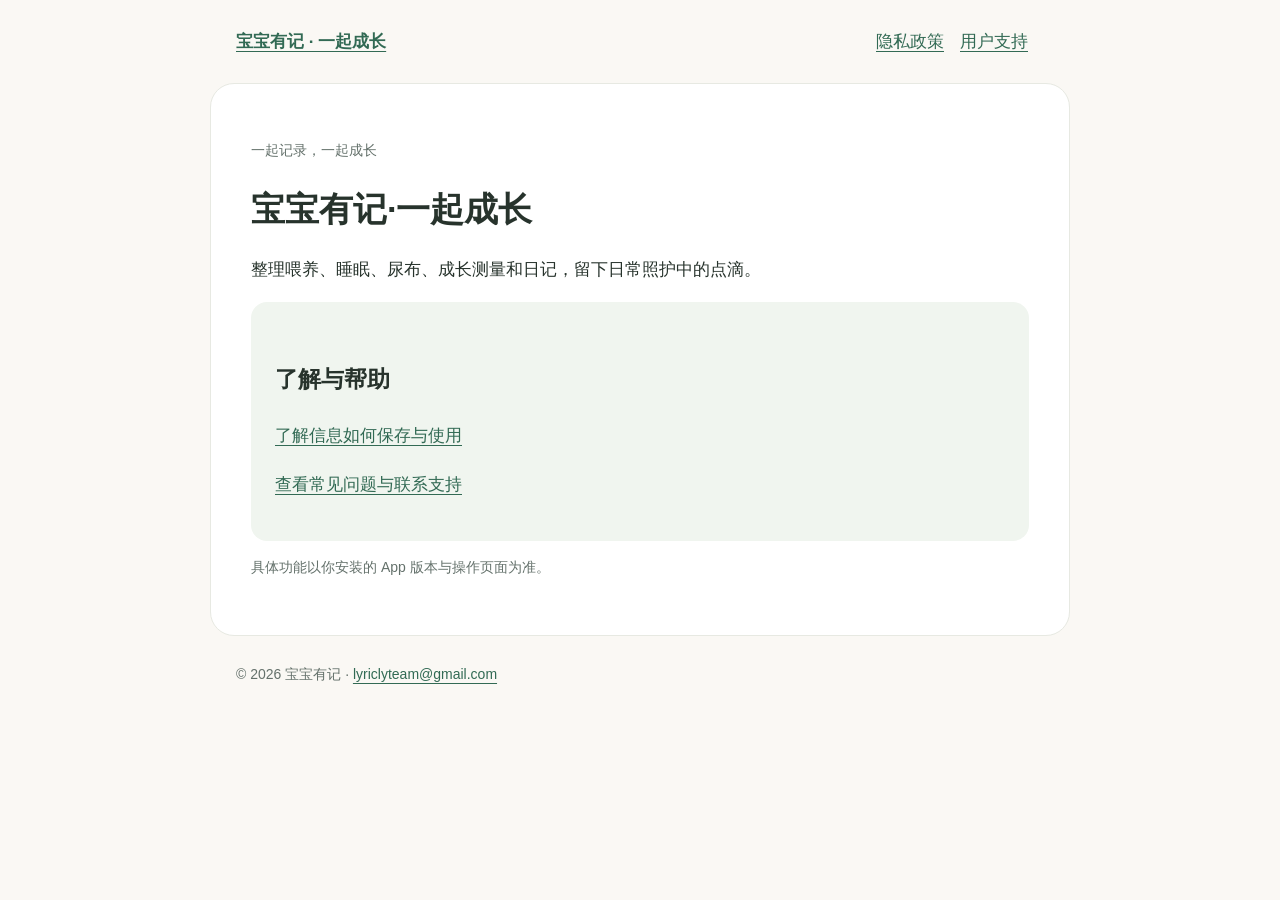
<file: index.html>
<!doctype html><html lang="zh-CN"><head><meta charset="utf-8"><meta name="viewport" content="width=device-width,initial-scale=1"><meta name="description" content="宝宝有记·一起成长的隐私与用户支持信息"><title>宝宝生活记录与成长日记 · 宝宝有记</title><link rel="stylesheet" href="style.css"></head><body><header><a href="index.html"><strong>宝宝有记 · 一起成长</strong></a><nav aria-label="网站导航"><a href="privacy.html">隐私政策</a><a href="support.html">用户支持</a></nav></header><main><p class="meta">一起记录，一起成长</p><h1>宝宝有记·一起成长</h1><p>整理喂养、睡眠、尿布、成长测量和日记，留下日常照护中的点滴。</p><div class="card"><h2>了解与帮助</h2><p><a href="privacy.html">了解信息如何保存与使用</a></p><p><a href="support.html">查看常见问题与联系支持</a></p></div><p class="meta">具体功能以你安装的 App 版本与操作页面为准。</p></main><footer>© 2026 宝宝有记 · <a href="mailto:lyriclyteam@gmail.com">lyriclyteam@gmail.com</a></footer></body></html>
</file>
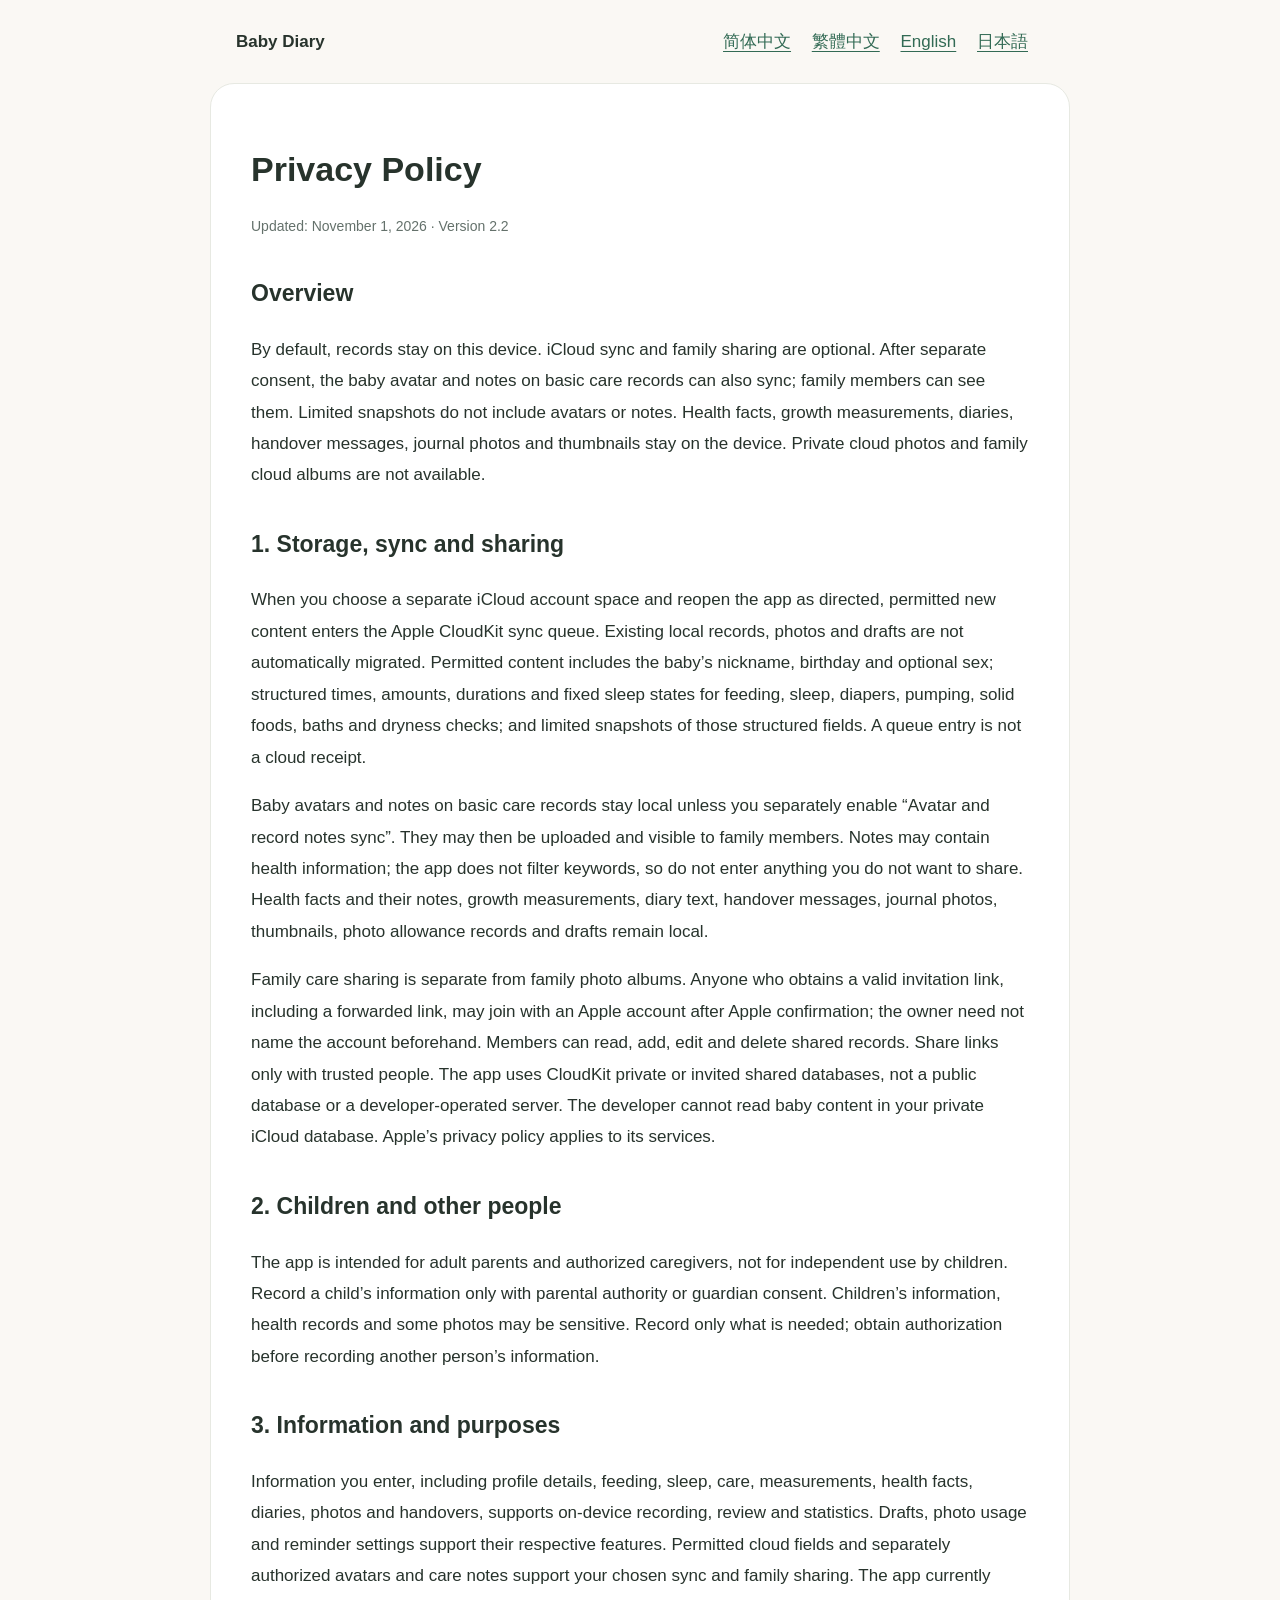
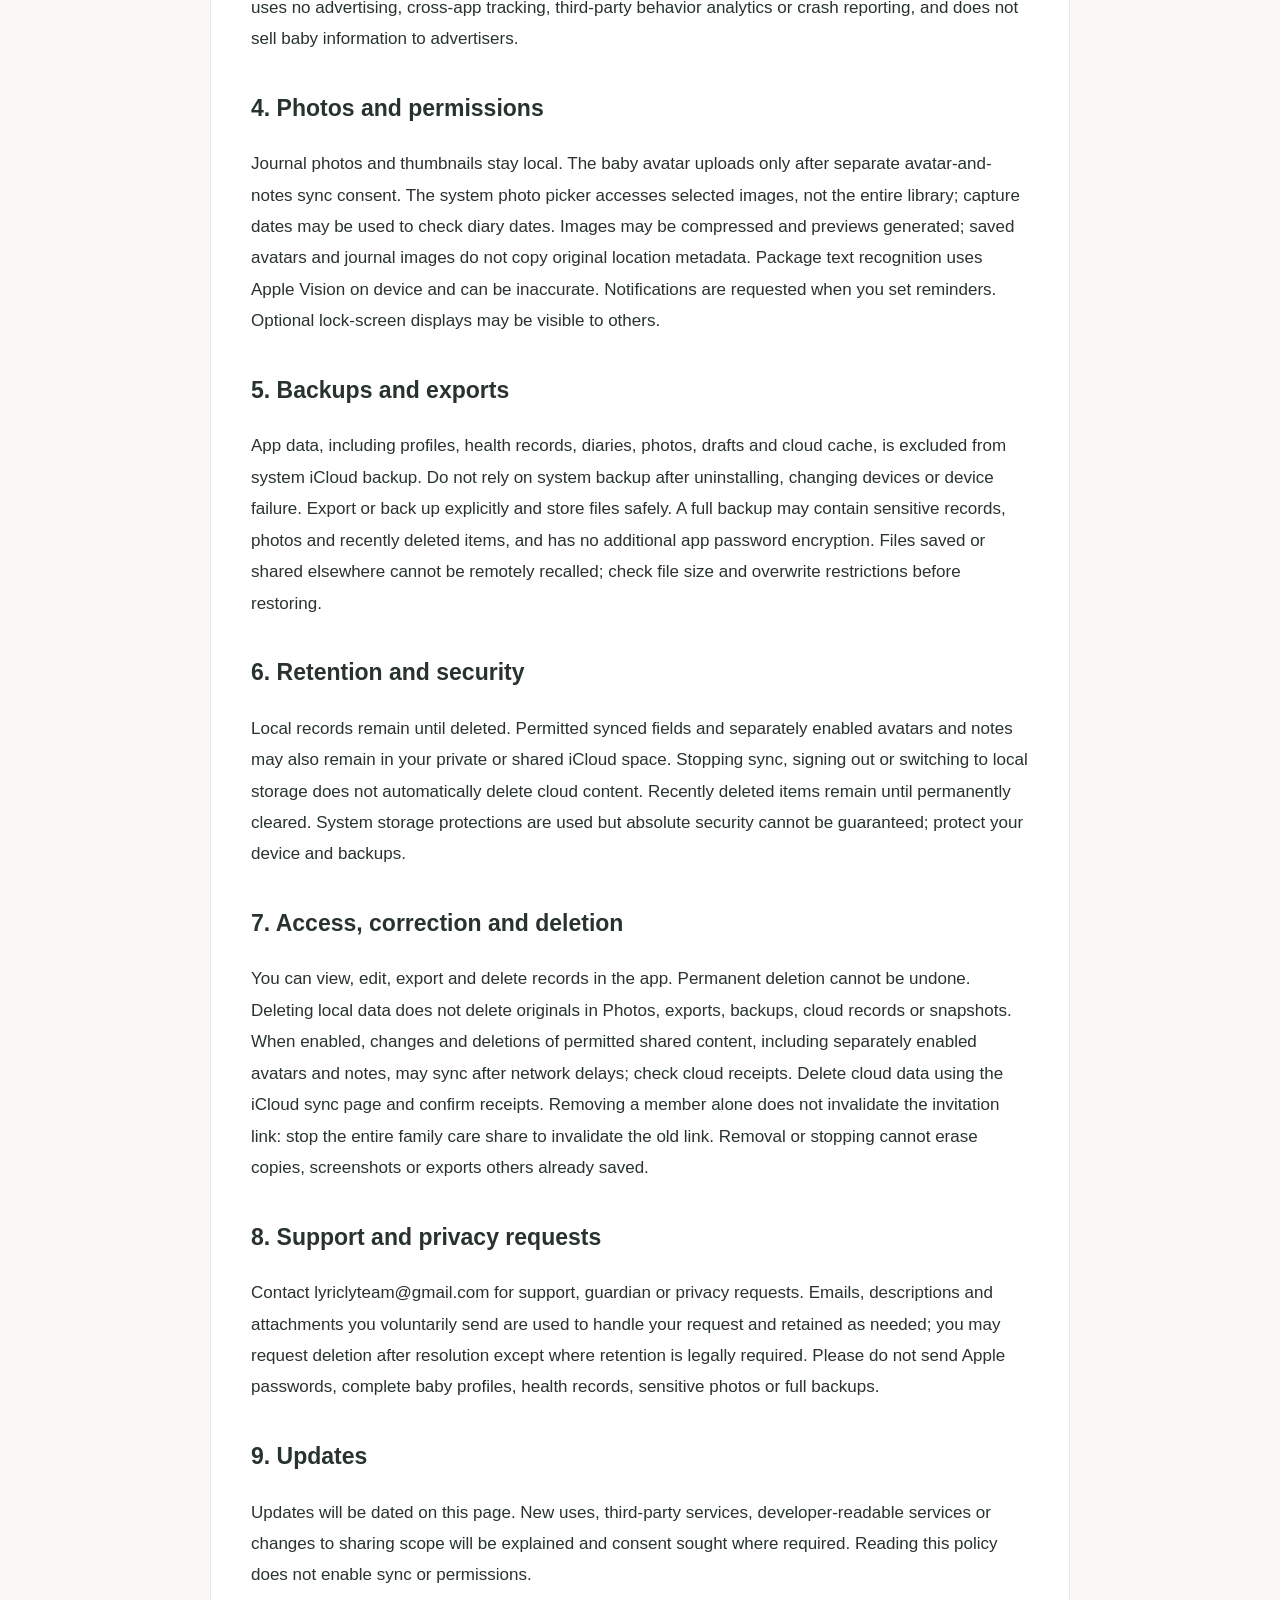
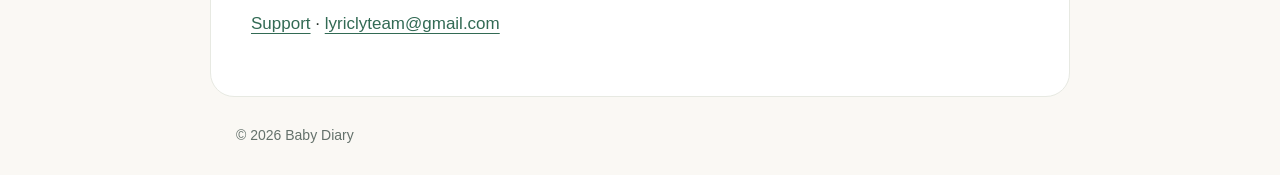
<file: privacy.html>
<!doctype html><html lang="zh-CN"><head><meta charset="utf-8"><meta name="viewport" content="width=device-width,initial-scale=1"><meta name="description" content="宝宝有记·一起成长的隐私与用户支持信息"><title>隐私政策 · 宝宝有记</title><link rel="stylesheet" href="style.css"><script src="language.js"></script></head><body><header><a href="index.html"><strong>宝宝有记 · 一起成长</strong></a><nav aria-label="网站导航"><a href="privacy.html">隐私政策</a><a href="support.html">用户支持</a></nav><nav aria-label="选择语言"><a href="privacy.html?lang=zh-Hans">简体中文</a><a href="zh-Hant/privacy.html">繁體中文</a><a href="en/privacy.html">English</a><a href="ja/privacy.html">日本語</a></nav></header><main><h1>隐私政策</h1><p class="meta">更新日期：2026年11月1日 · 版本2.2</p><div class="card"><strong>默认本机保存，云同步与家庭照护分享由你主动选择。</strong><p>只有你明确开启当前 iCloud 账号的独立空间后，宝宝昵称、生日、选填性别与基础生活记录的结构化字段才会进入 Apple CloudKit 同步队列；单独确认后，宝宝头像和基础生活记录备注也会同步，家庭照护共享成员可以查看。限定内容快照不包含头像或备注。健康事实、成长测量、日记正文、交接留言、日记照片和缩略图只保存在本机。私人云照片和家庭云相册暂不提供。</p></div><section><h2>适用范围与联系</h2><div>本政策适用于“宝宝有记·一起成长”（本应用）。服务提供方以“宝宝有记”名称对外提供服务。隐私及用户支持邮箱：<a href="mailto:lyriclyteam@gmail.com">lyriclyteam@gmail.com</a>。</div></section><section><h2>1. 本机保存、iCloud 同步与家庭照护分享</h2><div>默认使用本机空间，不主动上传宝宝档案、记录或照片。只有你明确选择当前 iCloud 账号的独立空间，并按页面提示重新打开应用后，允许范围内的新内容才进入 Apple CloudKit 同步队列；原本机记录、照片和草稿不会因为登录 iCloud 自动迁入。<p><strong>会同步的内容：</strong>宝宝昵称、生日、选填性别；喂养、睡眠、尿布、吸奶、辅食、洗澡、干爽检查等基础生活记录的结构化时间、数量、时长与固定睡眠状态；只含上述结构化内容的限定内容快照。宝宝头像和基础生活记录备注默认只留本机，须在「iCloud 同步 → 头像与记录备注同步」中单独确认后才会补传和同步；家庭照护共享成员可查看这些内容。备注可能含健康信息，应用不进行关键词过滤，请勿填写不希望共享的内容。进入队列或本机保存成功不等于云端已确认，页面显示以云端回执为准。</p><p><strong>只留本机的内容：</strong>体温、不适、用药、营养品、疫苗、就医等健康事实；成长测量；日记正文、交接留言；日记照片和缩略图；照片额度记录与草稿。宝宝头像和基础生活记录备注默认只留本机，单独确认同步后除外。健康记录及其备注不会上传。</p><p>家庭照护记录与家庭相册分别管理。家庭云相册暂不提供；照护共享包含允许上云的宝宝档案和基础生活记录；单独开启后还可包含宝宝头像与基础生活记录备注。你主动创建家庭照护共享或将指定记录迁入家庭空间后，相应内容会供加入该共享的成员访问；具体范围以确认页面为准。家庭照护共享使用邀请链接：任何获得有效链接的人（包括通过他人转发获得链接的人），均可使用 Apple 账号，经 Apple 系统确认后加入，无需所有者事先指定其账号。加入的成员具有读写权限，可以查看、新增、修改或删除共享记录。请只将链接发给可信任的人，不要公开发布；转发链接可能使原本未打算邀请的人获得相同权限。私人日记、健康记录和照片不会因加入照护家庭而自动向成员公开。</p><p>云端数据使用 CloudKit 私有数据库或你主动创建并通过邀请链接加入的共享空间，不使用公开数据库发布宝宝记录，也不把内容发送到开发者自建服务器。开发者无法读取你 iCloud 私有数据库中的宝宝内容。Apple 提供云服务，适用 <a href="https://www.apple.com/legal/privacy/zh-cn/">Apple 隐私政策</a>；网络连接、iCloud 账号与容量由相应系统服务按其规则处理。</p></div></section><section><h2>2. 儿童与他人的信息</h2><div>本应用面向成年家长及获得授权的照护者，不面向儿童独立使用。请在具备监护权或取得监护人同意后记录宝宝信息。不满十四周岁儿童的个人信息、健康记录及部分照片可能属于敏感个人信息，请仅记录照护所需内容，不必填写身份证号、住址等无关信息。涉及他人的姓名、备注或照片时，请取得相应授权。</div></section><section><h2>3. 信息与用途</h2><div>你主动填写的宝宝昵称、生日、选填性别和头像，以及喂养、吸奶、辅食、睡眠、尿布、成长测量、健康与就医事实、日记、照片、交接事项和自定义事件，用于本机保存、回顾、统计和整理照护情况。草稿、照片使用记录、提醒时间及设置用于恢复编辑、管理照片使用和提供所选功能。允许上云的结构化字段，以及单独确认同步的宝宝头像和基础生活记录备注，另用于你主动开启的设备间同步与家庭照护共享。当前未接入广告、跨应用追踪、第三方行为统计或崩溃上报服务，不向广告商出售宝宝信息。</div></section><section><h2>4. 照片、文字识别与权限</h2><div>日记照片和缩略图只保存在本机。宝宝头像默认只留本机；仅在你单独确认开启头像与备注同步后，才会上传到所选 iCloud 空间，家庭共享成员可查看。通过系统照片选择器读取你选中的图片，不主动扫描整个相册。可能读取所选照片的拍摄日期帮助核对日记日期，并压缩、重新编码和生成预览；头像及日记保存的图片不复制原照片的位置元数据。包装文字识别使用 Apple Vision 在设备上处理，不上传识别图片。识别结果可能出错，请自行核对。通知权限在你设置提醒时申请，拒绝不影响普通记录；可在系统设置中关闭。主动开启的锁屏显示可能让周围的人看到照护状态，可在应用或系统设置关闭。</div></section><section><h2>5. 系统备份、主动导出与换机</h2><div>本应用已将宝宝档案、健康记录、日记、照片、草稿与云端缓存排除在系统 iCloud 备份之外。卸载应用、换机或设备损坏后，不能依赖系统备份找回这些内容。<p>只有在你主动操作时，应用才生成导出、备份或分享文件，由你选择保存位置与接收方。完整备份可能包含所有宝宝的记录、健康事实、日记、照片及最近删除中的内容；所选导出范围以操作页面为准。导出文件与应用内的 iCloud 同步分别管理，可能包含敏感信息且没有额外的应用密码加密，请妥善保管；另存、发送到 iCloud Drive 等位置后，应用不能远程撤回副本。恢复前请核对文件、大小与覆盖限制。</p></div></section><section><h2>6. 保存期限与安全</h2><div>本机记录保留至你删除；启用云功能后，允许上云的结构化记录、睡眠状态、限定内容快照，以及你单独确认同步的头像和基础生活记录备注，也可能保存在你的 iCloud 私有空间或授权共享空间，需分别管理。停止同步、退出账号或切回本机空间不会自动删除已有云端内容。最近删除中的内容仍保留并占用空间，需手动永久清除；草稿保留至提交或删除。应用采用系统提供的存储保护，但无法保证所有设备状态下绝对安全。请设置设备密码并妥善保管设备与备份文件。应用数据已排除在系统 iCloud 备份之外，卸载、设备损坏或文件丢失时，未另行保存的备份可能无法找回。</div></section><section><h2>7. 查看、更正与删除</h2><div>你可在应用中查看、编辑、导出记录，删除照片与草稿，永久清除最近删除内容，并通过数据管理页面删除本机数据。永久删除无法在应用内撤销。清除本机应用数据不会删除系统相册原图、你另行保存的备份或导出副本，这些副本需分别管理。应用无独立注册账号，不要求你删除 Apple 账户。<p>本机清理不等于云端删除。家庭照护共享传播允许上云的基础记录；单独开启后，头像和基础生活记录备注的修改或删除也可能同步。健康、测量、日记、交接和日记照片的删除不会上传到 iCloud。开启同步时，允许范围内的修改与删除会通过同步传播，但网络故障或尚未完成的队列可能延迟生效，请核对同步结果。已有云快照可能保留较早内容，需要单独管理。如需删除云数据，请在「iCloud 同步 → 删除此账号的云数据」中逐项确认；只有收到云端回执的条目才算完成。家庭所有者可通过共享管理移除成员或停止共享，参与者可退出；以 Apple 确认的权限结果为准。仅移除某位成员不会使邀请链接失效，该成员或其他持有有效链接的人仍可能再次加入。若不希望他人继续通过旧链接加入，请由所有者停止整个家庭照护共享；停止共享后，旧邀请链接失效。退出、移除成员或停止共享都不能远程销毁对方已另存、截图或导出的副本。我们可提供操作指导，无法代你操作 Apple 账户或保证找回丢失记录。</p></div></section><section><h2>8. 用户支持与隐私请求</h2><div>如果你主动发送支持邮件，邮箱地址、问题描述及附件将用于沟通和排查。这些是你自行提供的支持信息，不是应用自动上传的记录。请勿发送 Apple 密码、完整宝宝档案、健康记录、敏感照片或完整备份。支持邮件按处理请求所需保留，完成后可申请删除，依法需保留的部分除外。<p>隐私咨询、监护人请求和支持邮件删除，请联系 <a href="mailto:lyriclyteam@gmail.com">lyriclyteam@gmail.com</a>。我们会尽快回复，必要时以最少信息核实身份。</p></div></section><section><h2>9. 政策更新</h2><div>政策更新会在本页面公布日期。若新增数据用途、第三方服务、开发者可读服务或改变共享范围，我们会更新说明，并在需要时取得授权。阅读本政策不会自动启用云功能、家庭分享或设备权限。</div></section></main><footer>© 2026 宝宝有记 · <a href="mailto:lyriclyteam@gmail.com">lyriclyteam@gmail.com</a></footer></body></html>
</file>
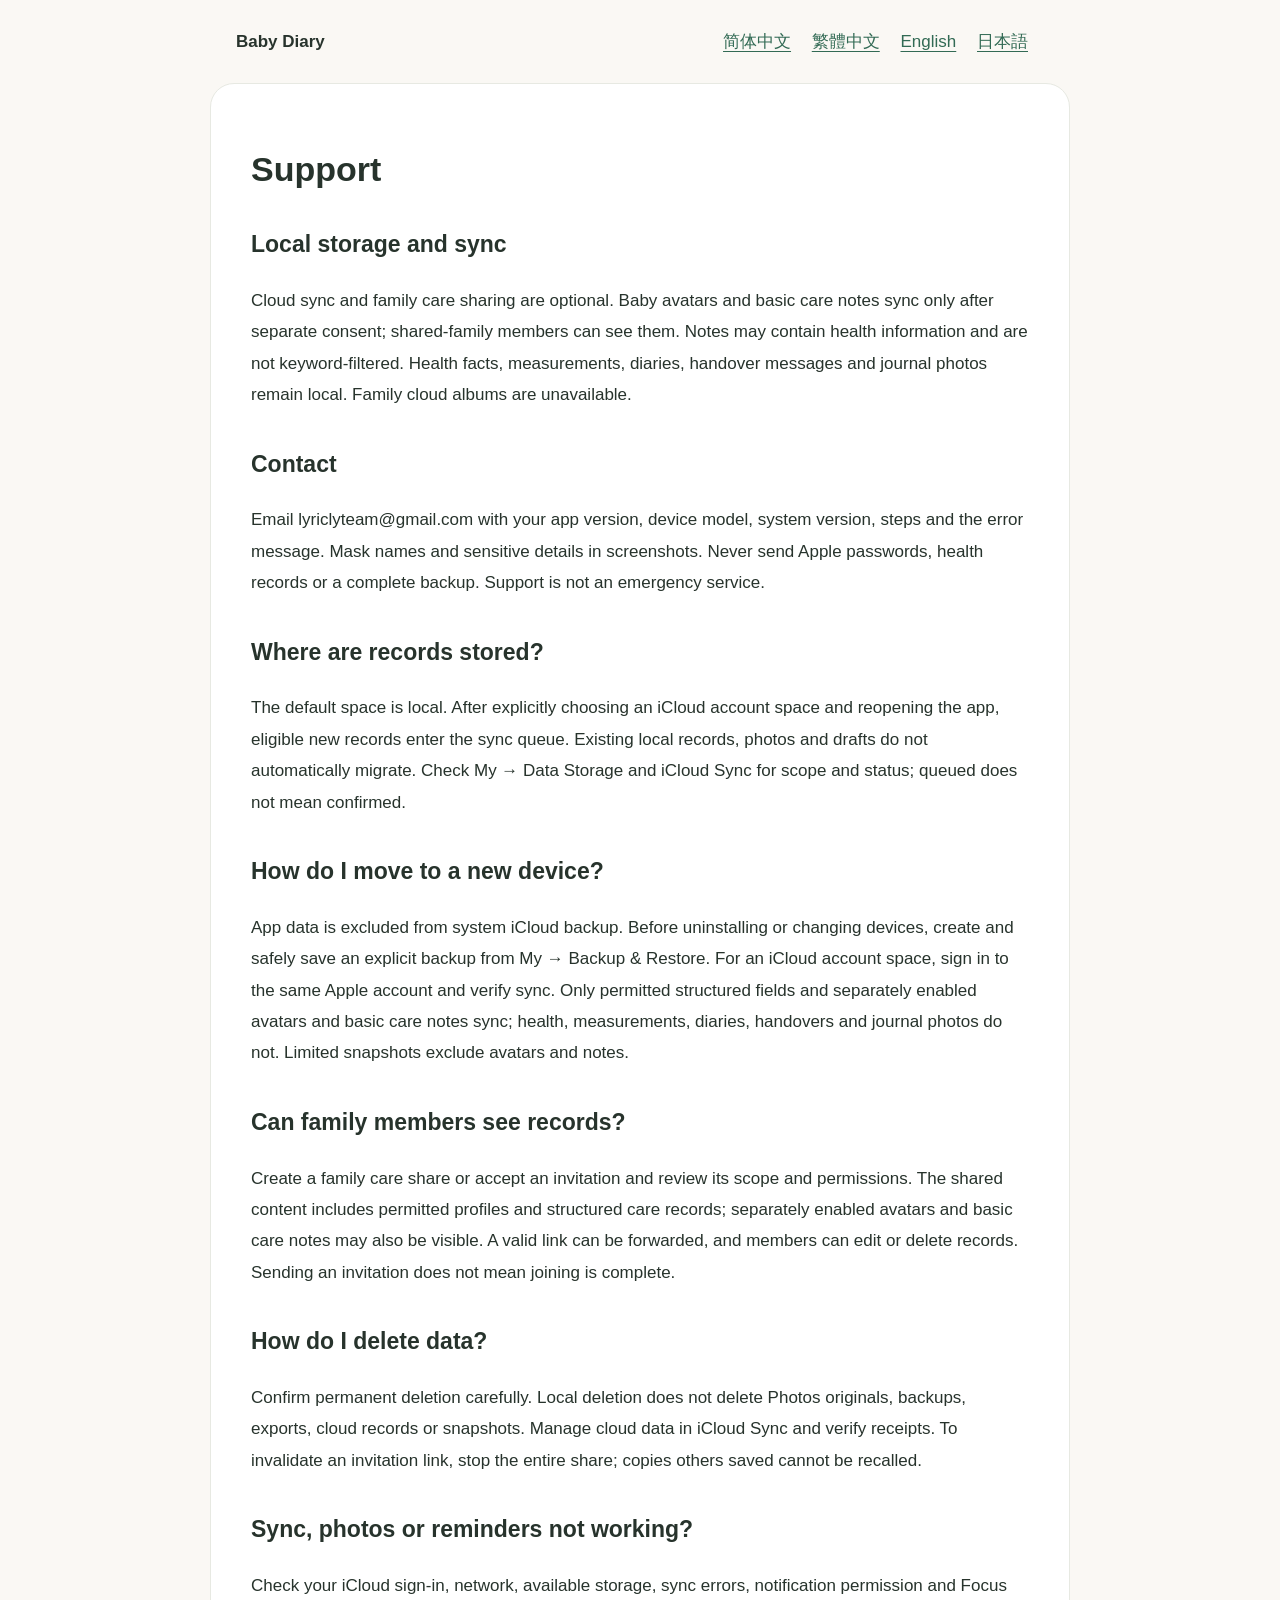
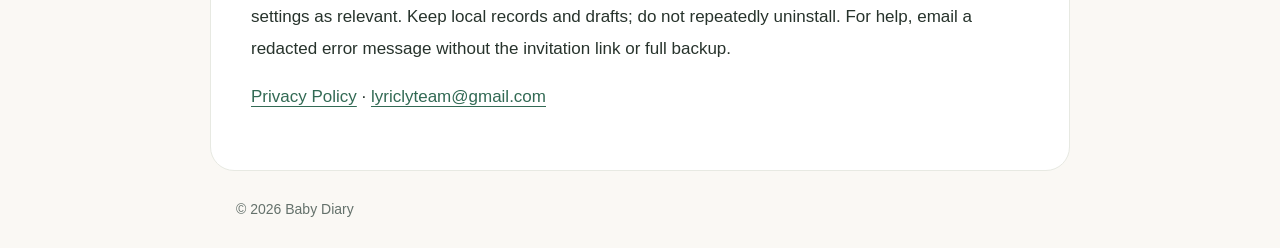
<file: support.html>
<!doctype html><html lang="zh-CN"><head><meta charset="utf-8"><meta name="viewport" content="width=device-width,initial-scale=1"><meta name="description" content="宝宝有记·一起成长的隐私与用户支持信息"><title>用户支持 · 宝宝有记</title><link rel="stylesheet" href="style.css"><script src="language.js"></script></head><body><header><a href="index.html"><strong>宝宝有记 · 一起成长</strong></a><nav aria-label="网站导航"><a href="privacy.html">隐私政策</a><a href="support.html">用户支持</a></nav><nav aria-label="选择语言"><a href="support.html?lang=zh-Hans">简体中文</a><a href="zh-Hant/support.html">繁體中文</a><a href="en/support.html">English</a><a href="ja/support.html">日本語</a></nav></header><main><h1>用户支持</h1><div class="card"><strong>本机记录与 iCloud 同步分别管理。</strong><p>云同步和家庭照护共享需要你主动开启，默认同步允许的宝宝档案与基础生活记录结构化字段。头像和基础生活记录备注默认只留本机；单独确认开启后可同步，家庭共享成员可以查看。健康、测量、日记、交接留言和日记照片只保存在本机。</p></div><h2>联系支持</h2><p><a href="mailto:lyriclyteam@gmail.com?subject=宝宝有记使用问题">lyriclyteam@gmail.com</a></p><p>请注明 App 版本、设备型号、系统版本、操作步骤与错误提示。截图前遮住宝宝姓名、照片及其他敏感信息。无需提供 Apple 密码、健康记录或完整数据备份。</p><p class="meta">我们会尽快回复；邮件支持不是实时或紧急服务。</p><h2>常见问题</h2><details><summary>哪些内容会同步，哪些只留在本机？</summary><p>主动选择 iCloud 账号空间后，只会同步宝宝昵称、生日、选填性别，喂养、睡眠、尿布、吸奶、辅食、洗澡、干爽检查等基础生活记录的结构化时间、数量、时长与固定睡眠状态，以及只含这些内容的限定内容快照。头像和基础生活记录备注默认只留本机，需在「iCloud 同步 → 头像与记录备注同步」单独确认后才会同步；备注可能包含健康信息，应用不做关键词过滤，家庭成员可查看。健康事实及其备注、成长测量、日记正文、交接留言、日记照片、缩略图、照片额度记录和草稿只保存在本机。首版不开放私人云照片和家庭云相册。</p></details><details><summary>记录保存在哪里？</summary><p>默认使用本机空间。主动选择 iCloud 账号空间并按提示重新打开应用后，允许范围内的新内容才会进入 Apple CloudKit 同步队列；原本机记录、照片与草稿不会自动迁入。可在“我的 → 数据保存”及 iCloud 同步页面查看当前空间、范围和状态。</p></details><details><summary>换手机后如何恢复？</summary><p>应用数据已排除在系统 iCloud 备份之外，卸载、换机或设备损坏后不能依赖系统备份找回。本机空间请在旧设备使用“我的 → 备份与恢复”主动保存完整备份文件，再按新设备恢复说明导入，留意空库、文件大小与覆盖限制。已启用 iCloud 的账号空间，应使用同一 Apple 账户并核对同步结果；同步覆盖允许上云的结构化字段，以及单独开启后的宝宝头像和基础生活记录备注；不含健康、测量、日记、交接或日记照片。限定内容快照不包含头像或备注。没有已完成的同步或可用备份时，重新安装不能保证找回记录。</p></details><details><summary>为什么系统备份里找不到宝宝有记的数据？</summary><p>为避免宝宝档案、健康记录、日记、照片和草稿进入系统 iCloud 备份，应用已主动将相关数据位置排除在系统备份之外。这是首版的数据保存策略，不是故障。请使用“备份与恢复”自行保存文件并妥善保管；保存到 iCloud Drive 等位置的副本由相应系统服务管理，不等于应用开启自动同步。</p></details><details><summary>照片或记录保存失败？</summary><p>查看错误提示、设备可用空间及照片限额，确认图片可在系统照片 App 打开。日记照片和缩略图只保存在本机；宝宝头像仅在单独开启头像与备注同步后才会上传。保留内容或草稿，不要为排查问题反复卸载应用。</p></details><details><summary>能在家人的设备上自动看到记录吗？</summary><p>需要你主动创建家庭照护共享或接受邀请，并确认分享范围与权限。照护共享包含允许上云的结构化生活记录和宝宝档案；单独开启同步后，共享成员也可查看头像和基础生活记录备注。健康、测量、日记、交接留言及日记照片不会共享。首版不提供家庭云相册。发送邀请不代表已加入，排队也不代表同步完成，请核对页面状态；也可选择导出并自行分享文件。</p></details><details><summary>如何删除数据？</summary><p>普通删除可能进入最近删除，永久清除需另行确认。本机数据清除不删除系统相册原图、设备备份或导出副本，需分别管理。永久删除不可撤销。健康、测量、日记、交接和日记照片只在本机删除，不会上传到 iCloud；单独开启同步后，头像和基础生活记录备注的修改或删除也可能同步。基础生活记录开启同步时需核对删除已同步。本机清理、停止同步不等于删除云端记录或快照。删除云数据需在 iCloud 同步页面逐项确认；移除成员需等待 Apple 确认，已另存的副本无法远程撤回。</p></details><details><summary>提醒未响怎么办？</summary><p>检查系统通知权限、专注模式、提醒开关和设备时间；返回应用核对记录。提醒和统计不替代照护或医疗判断。</p></details><details><summary>云同步失败或家庭邀请无法加入？</summary><p>确认 iCloud 登录、网络、可用云空间及邀请所用账户；查看同步页面的错误并按提示重试。保留本机数据，不要为排查而删除记录或反复卸载。无法解决时提供脱敏错误提示、版本及操作步骤，勿发送邀请链接或完整备份。</p></details><h2>隐私与建议</h2><p>欢迎通过邮件反馈建议或提出监护人隐私请求。<a href="privacy.html">查看隐私政策</a>。本应用不提供医疗诊断或紧急救助；宝宝出现不适时请及时联系医疗机构。</p></main><footer>© 2026 宝宝有记 · <a href="mailto:lyriclyteam@gmail.com">lyriclyteam@gmail.com</a></footer></body></html>
</file>
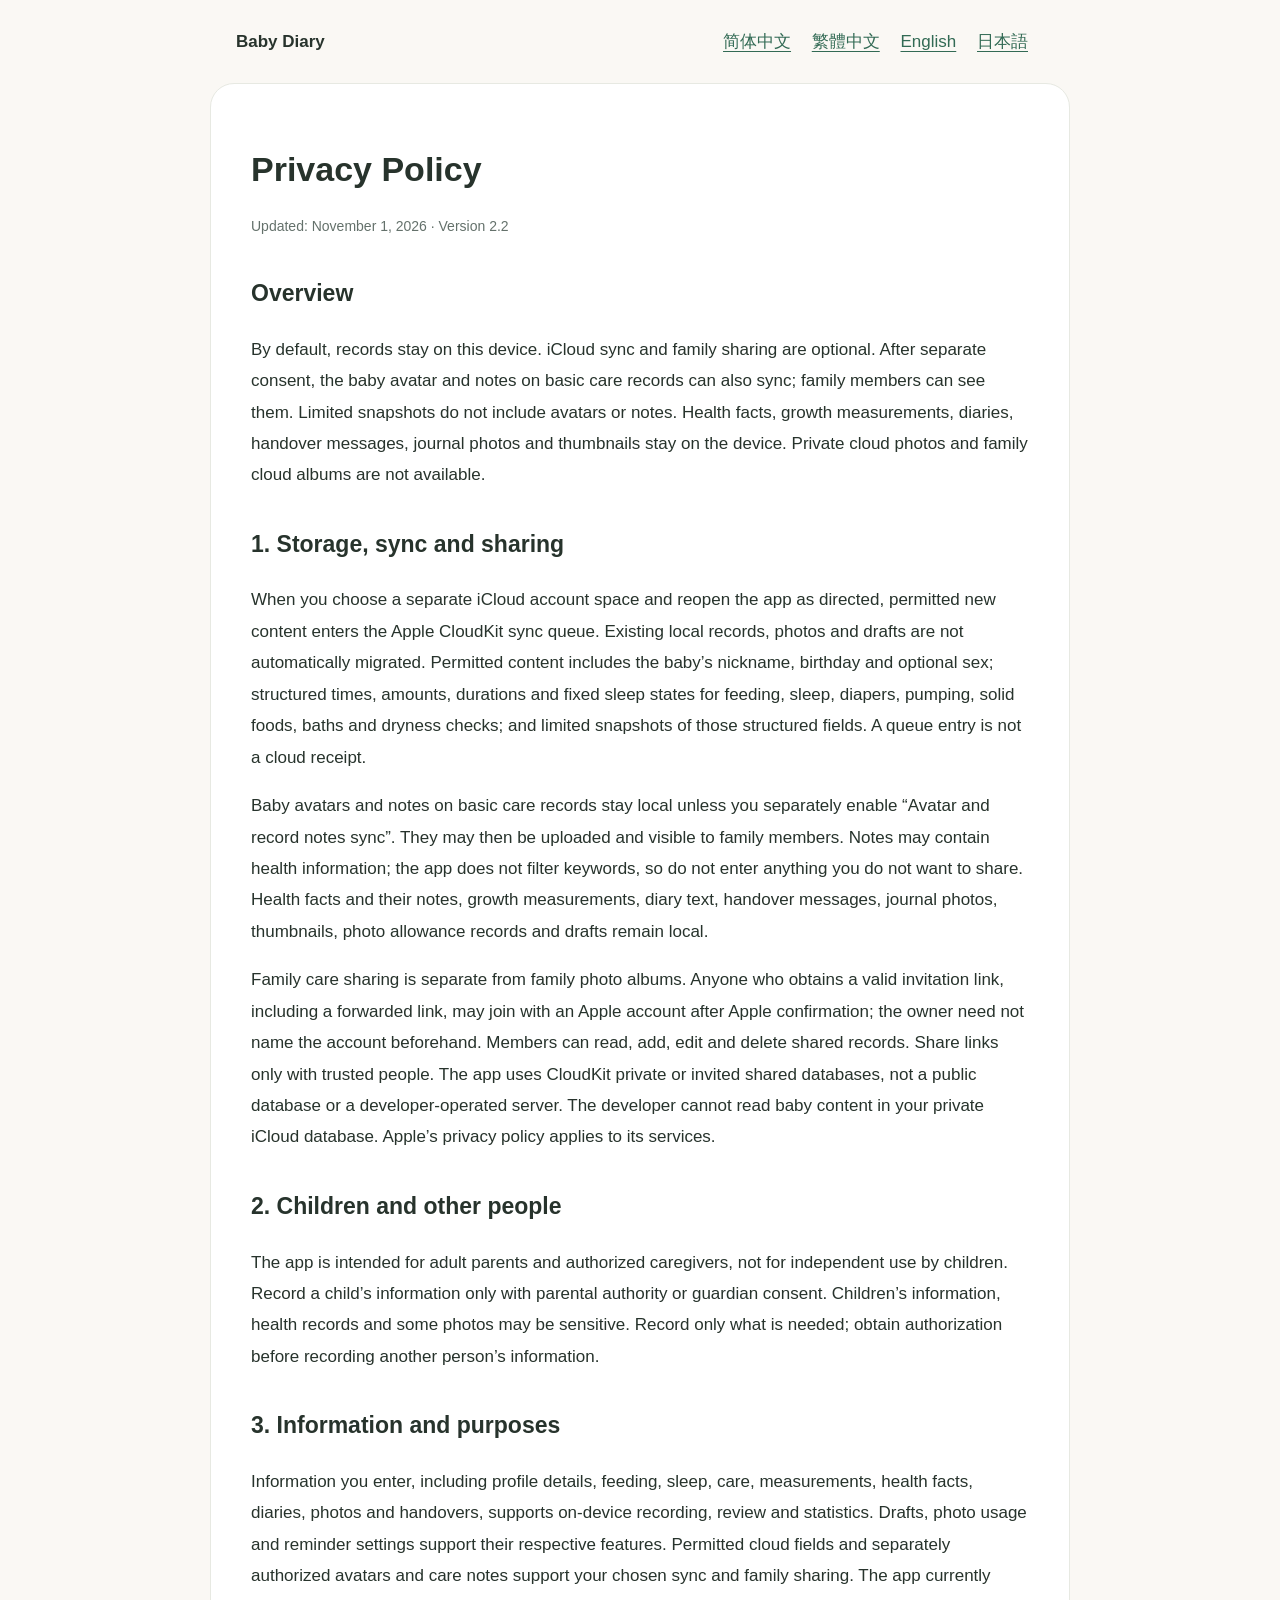
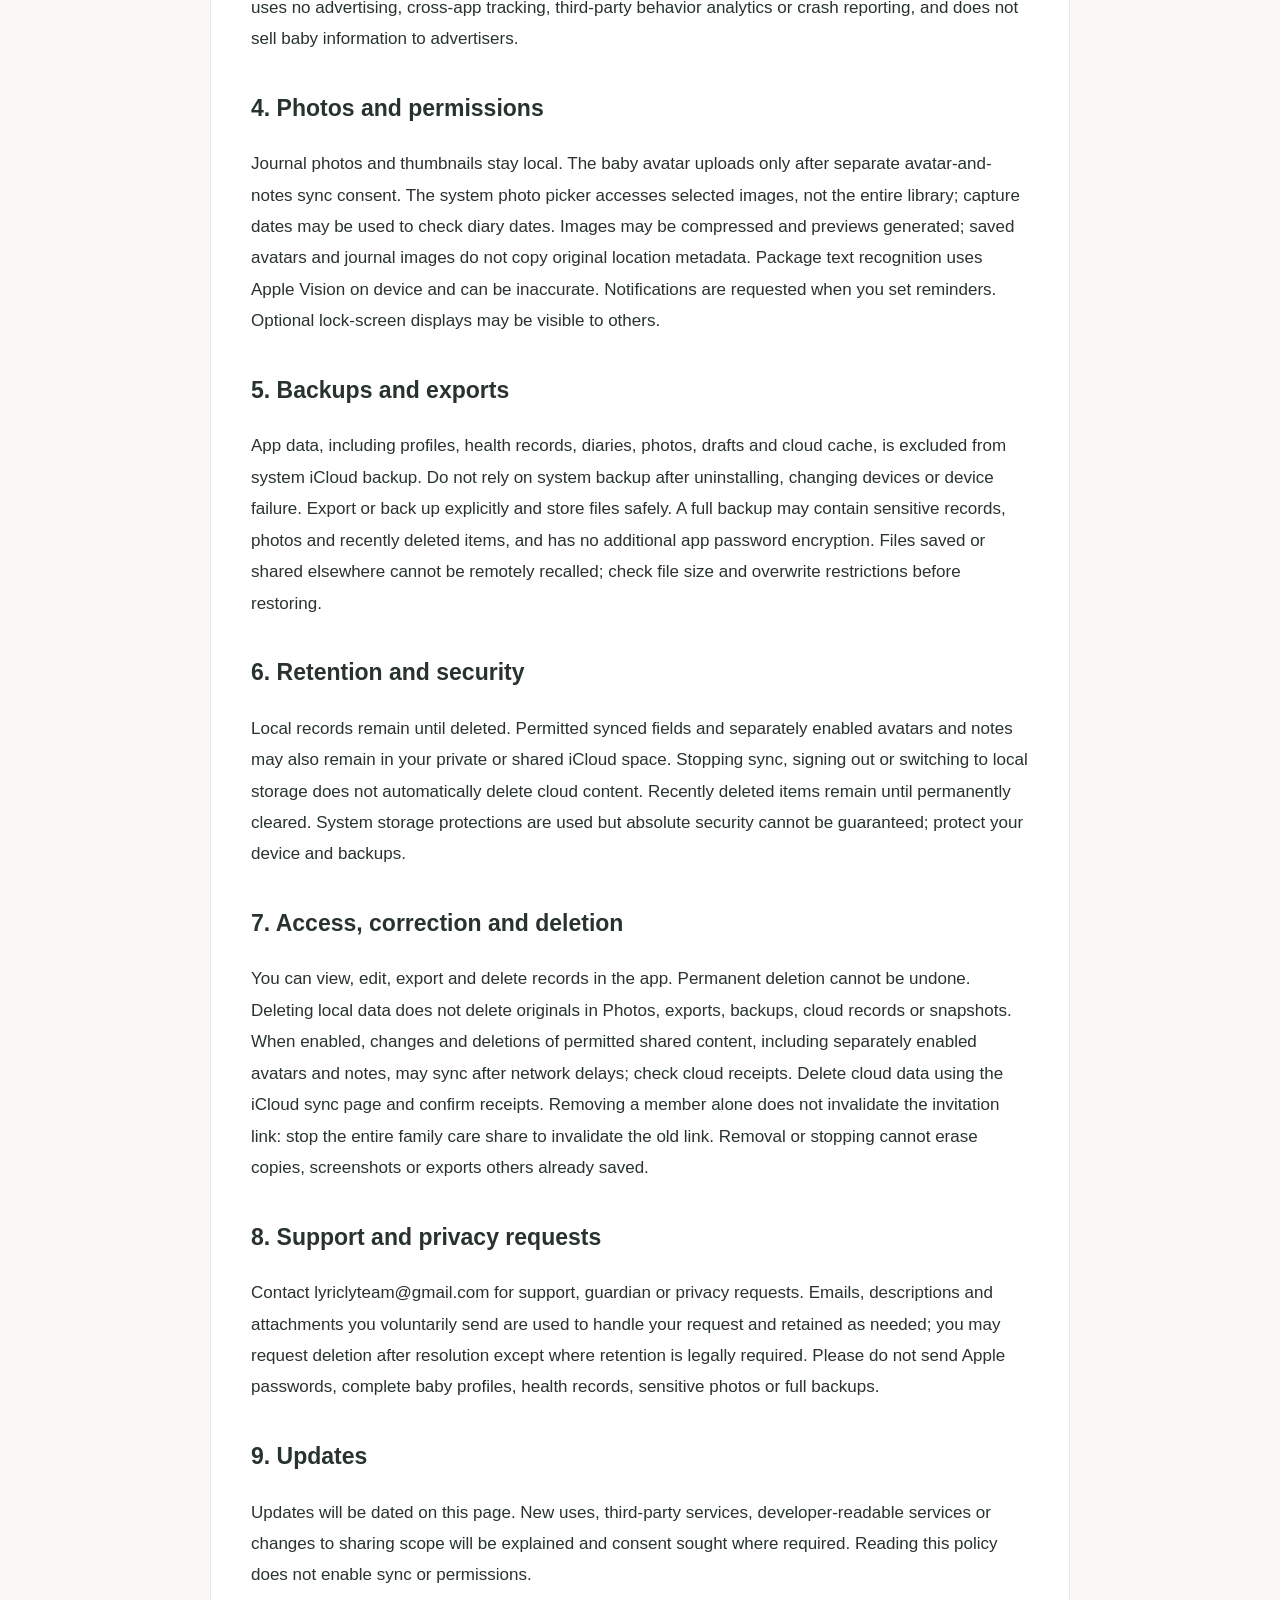
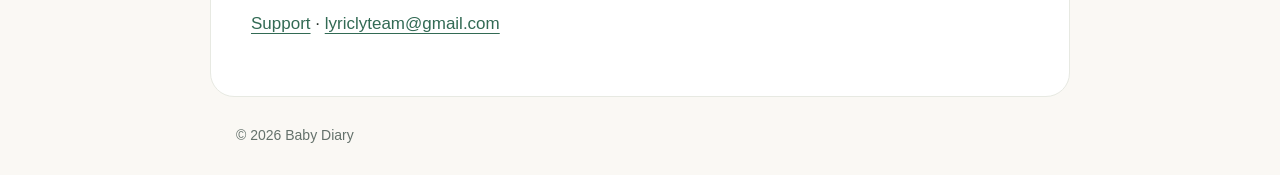
<file: en/privacy.html>
<!doctype html><html lang="en"><head><meta charset="utf-8"><meta name="viewport" content="width=device-width,initial-scale=1"><title>Privacy Policy · Baby Diary</title><link rel="stylesheet" href="../style.css"></head><body><header><strong>Baby Diary</strong><nav aria-label="Language"><a href="../privacy.html?lang=zh-Hans">简体中文</a> <a href="../zh-Hant/privacy.html">繁體中文</a> <a href="../en/privacy.html">English</a> <a href="../ja/privacy.html">日本語</a></nav></header><main><h1>Privacy Policy</h1><p class="meta">Updated: November 1, 2026 · Version 2.2</p><section><h2>Overview</h2><p>By default, records stay on this device. iCloud sync and family sharing are optional. After separate consent, the baby avatar and notes on basic care records can also sync; family members can see them. Limited snapshots do not include avatars or notes. Health facts, growth measurements, diaries, handover messages, journal photos and thumbnails stay on the device. Private cloud photos and family cloud albums are not available.</p></section><section><h2>1. Storage, sync and sharing</h2><p>When you choose a separate iCloud account space and reopen the app as directed, permitted new content enters the Apple CloudKit sync queue. Existing local records, photos and drafts are not automatically migrated. Permitted content includes the baby’s nickname, birthday and optional sex; structured times, amounts, durations and fixed sleep states for feeding, sleep, diapers, pumping, solid foods, baths and dryness checks; and limited snapshots of those structured fields. A queue entry is not a cloud receipt.</p><p>Baby avatars and notes on basic care records stay local unless you separately enable “Avatar and record notes sync”. They may then be uploaded and visible to family members. Notes may contain health information; the app does not filter keywords, so do not enter anything you do not want to share. Health facts and their notes, growth measurements, diary text, handover messages, journal photos, thumbnails, photo allowance records and drafts remain local.</p><p>Family care sharing is separate from family photo albums. Anyone who obtains a valid invitation link, including a forwarded link, may join with an Apple account after Apple confirmation; the owner need not name the account beforehand. Members can read, add, edit and delete shared records. Share links only with trusted people. The app uses CloudKit private or invited shared databases, not a public database or a developer-operated server. The developer cannot read baby content in your private iCloud database. Apple’s privacy policy applies to its services.</p></section><section><h2>2. Children and other people</h2><p>The app is intended for adult parents and authorized caregivers, not for independent use by children. Record a child’s information only with parental authority or guardian consent. Children’s information, health records and some photos may be sensitive. Record only what is needed; obtain authorization before recording another person’s information.</p></section><section><h2>3. Information and purposes</h2><p>Information you enter, including profile details, feeding, sleep, care, measurements, health facts, diaries, photos and handovers, supports on-device recording, review and statistics. Drafts, photo usage and reminder settings support their respective features. Permitted cloud fields and separately authorized avatars and care notes support your chosen sync and family sharing. The app currently uses no advertising, cross-app tracking, third-party behavior analytics or crash reporting, and does not sell baby information to advertisers.</p></section><section><h2>4. Photos and permissions</h2><p>Journal photos and thumbnails stay local. The baby avatar uploads only after separate avatar-and-notes sync consent. The system photo picker accesses selected images, not the entire library; capture dates may be used to check diary dates. Images may be compressed and previews generated; saved avatars and journal images do not copy original location metadata. Package text recognition uses Apple Vision on device and can be inaccurate. Notifications are requested when you set reminders. Optional lock-screen displays may be visible to others.</p></section><section><h2>5. Backups and exports</h2><p>App data, including profiles, health records, diaries, photos, drafts and cloud cache, is excluded from system iCloud backup. Do not rely on system backup after uninstalling, changing devices or device failure. Export or back up explicitly and store files safely. A full backup may contain sensitive records, photos and recently deleted items, and has no additional app password encryption. Files saved or shared elsewhere cannot be remotely recalled; check file size and overwrite restrictions before restoring.</p></section><section><h2>6. Retention and security</h2><p>Local records remain until deleted. Permitted synced fields and separately enabled avatars and notes may also remain in your private or shared iCloud space. Stopping sync, signing out or switching to local storage does not automatically delete cloud content. Recently deleted items remain until permanently cleared. System storage protections are used but absolute security cannot be guaranteed; protect your device and backups.</p></section><section><h2>7. Access, correction and deletion</h2><p>You can view, edit, export and delete records in the app. Permanent deletion cannot be undone. Deleting local data does not delete originals in Photos, exports, backups, cloud records or snapshots. When enabled, changes and deletions of permitted shared content, including separately enabled avatars and notes, may sync after network delays; check cloud receipts. Delete cloud data using the iCloud sync page and confirm receipts. Removing a member alone does not invalidate the invitation link: stop the entire family care share to invalidate the old link. Removal or stopping cannot erase copies, screenshots or exports others already saved.</p></section><section><h2>8. Support and privacy requests</h2><p>Contact lyriclyteam@gmail.com for support, guardian or privacy requests. Emails, descriptions and attachments you voluntarily send are used to handle your request and retained as needed; you may request deletion after resolution except where retention is legally required. Please do not send Apple passwords, complete baby profiles, health records, sensitive photos or full backups.</p></section><section><h2>9. Updates</h2><p>Updates will be dated on this page. New uses, third-party services, developer-readable services or changes to sharing scope will be explained and consent sought where required. Reading this policy does not enable sync or permissions.</p></section><p><a href="support.html">Support</a> · <a href="mailto:lyriclyteam@gmail.com">lyriclyteam@gmail.com</a></p></main><footer>© 2026 Baby Diary</footer></body></html>
</file>
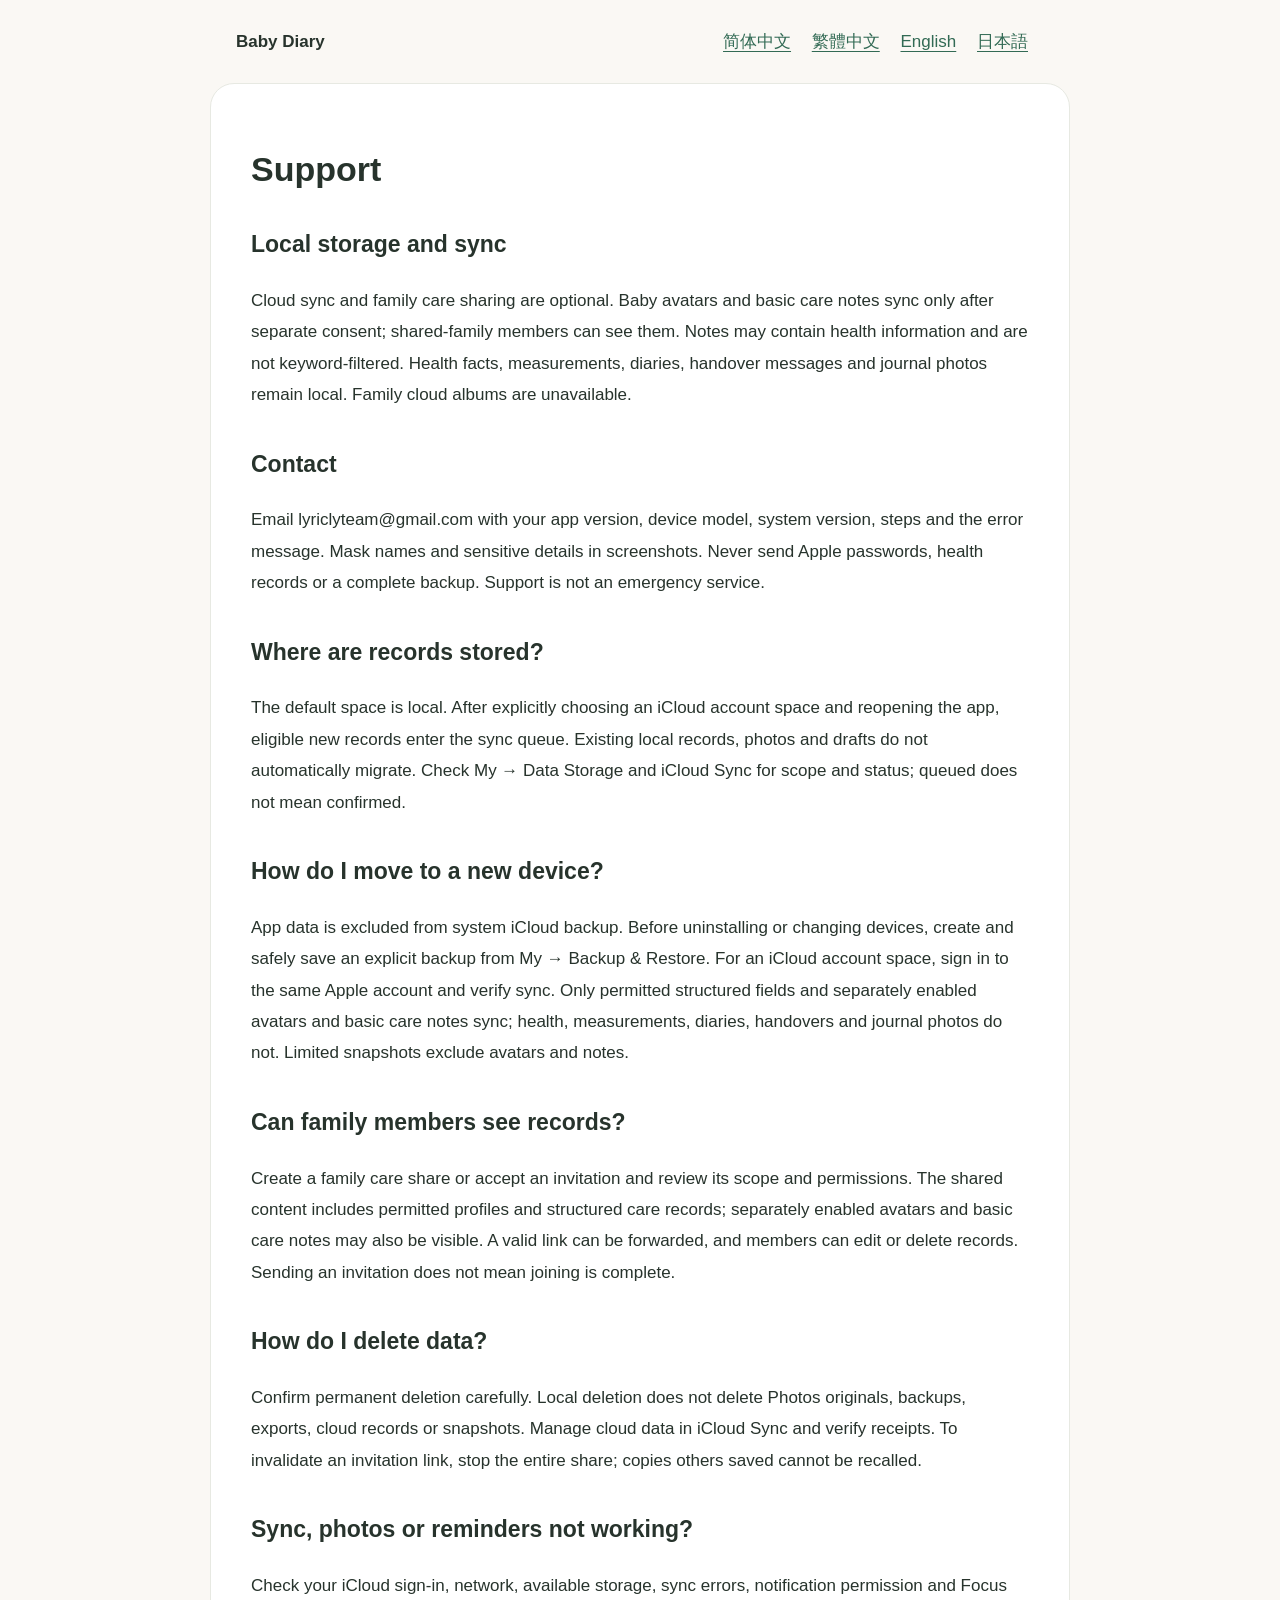
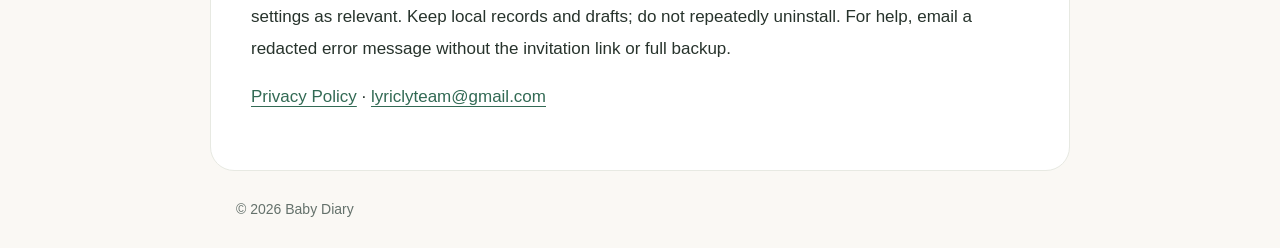
<file: en/support.html>
<!doctype html><html lang="en"><head><meta charset="utf-8"><meta name="viewport" content="width=device-width,initial-scale=1"><title>Support · Baby Diary</title><link rel="stylesheet" href="../style.css"></head><body><header><strong>Baby Diary</strong><nav aria-label="Language"><a href="../support.html?lang=zh-Hans">简体中文</a> <a href="../zh-Hant/support.html">繁體中文</a> <a href="../en/support.html">English</a> <a href="../ja/support.html">日本語</a></nav></header><main><h1>Support</h1><p class="meta"></p><section><h2>Local storage and sync</h2><p>Cloud sync and family care sharing are optional. Baby avatars and basic care notes sync only after separate consent; shared-family members can see them. Notes may contain health information and are not keyword-filtered. Health facts, measurements, diaries, handover messages and journal photos remain local. Family cloud albums are unavailable.</p></section><section><h2>Contact</h2><p>Email lyriclyteam@gmail.com with your app version, device model, system version, steps and the error message. Mask names and sensitive details in screenshots. Never send Apple passwords, health records or a complete backup. Support is not an emergency service.</p></section><section><h2>Where are records stored?</h2><p>The default space is local. After explicitly choosing an iCloud account space and reopening the app, eligible new records enter the sync queue. Existing local records, photos and drafts do not automatically migrate. Check My → Data Storage and iCloud Sync for scope and status; queued does not mean confirmed.</p></section><section><h2>How do I move to a new device?</h2><p>App data is excluded from system iCloud backup. Before uninstalling or changing devices, create and safely save an explicit backup from My → Backup &amp; Restore. For an iCloud account space, sign in to the same Apple account and verify sync. Only permitted structured fields and separately enabled avatars and basic care notes sync; health, measurements, diaries, handovers and journal photos do not. Limited snapshots exclude avatars and notes.</p></section><section><h2>Can family members see records?</h2><p>Create a family care share or accept an invitation and review its scope and permissions. The shared content includes permitted profiles and structured care records; separately enabled avatars and basic care notes may also be visible. A valid link can be forwarded, and members can edit or delete records. Sending an invitation does not mean joining is complete.</p></section><section><h2>How do I delete data?</h2><p>Confirm permanent deletion carefully. Local deletion does not delete Photos originals, backups, exports, cloud records or snapshots. Manage cloud data in iCloud Sync and verify receipts. To invalidate an invitation link, stop the entire share; copies others saved cannot be recalled.</p></section><section><h2>Sync, photos or reminders not working?</h2><p>Check your iCloud sign-in, network, available storage, sync errors, notification permission and Focus settings as relevant. Keep local records and drafts; do not repeatedly uninstall. For help, email a redacted error message without the invitation link or full backup.</p></section><p><a href="privacy.html">Privacy Policy</a> · <a href="mailto:lyriclyteam@gmail.com">lyriclyteam@gmail.com</a></p></main><footer>© 2026 Baby Diary</footer></body></html>
</file>
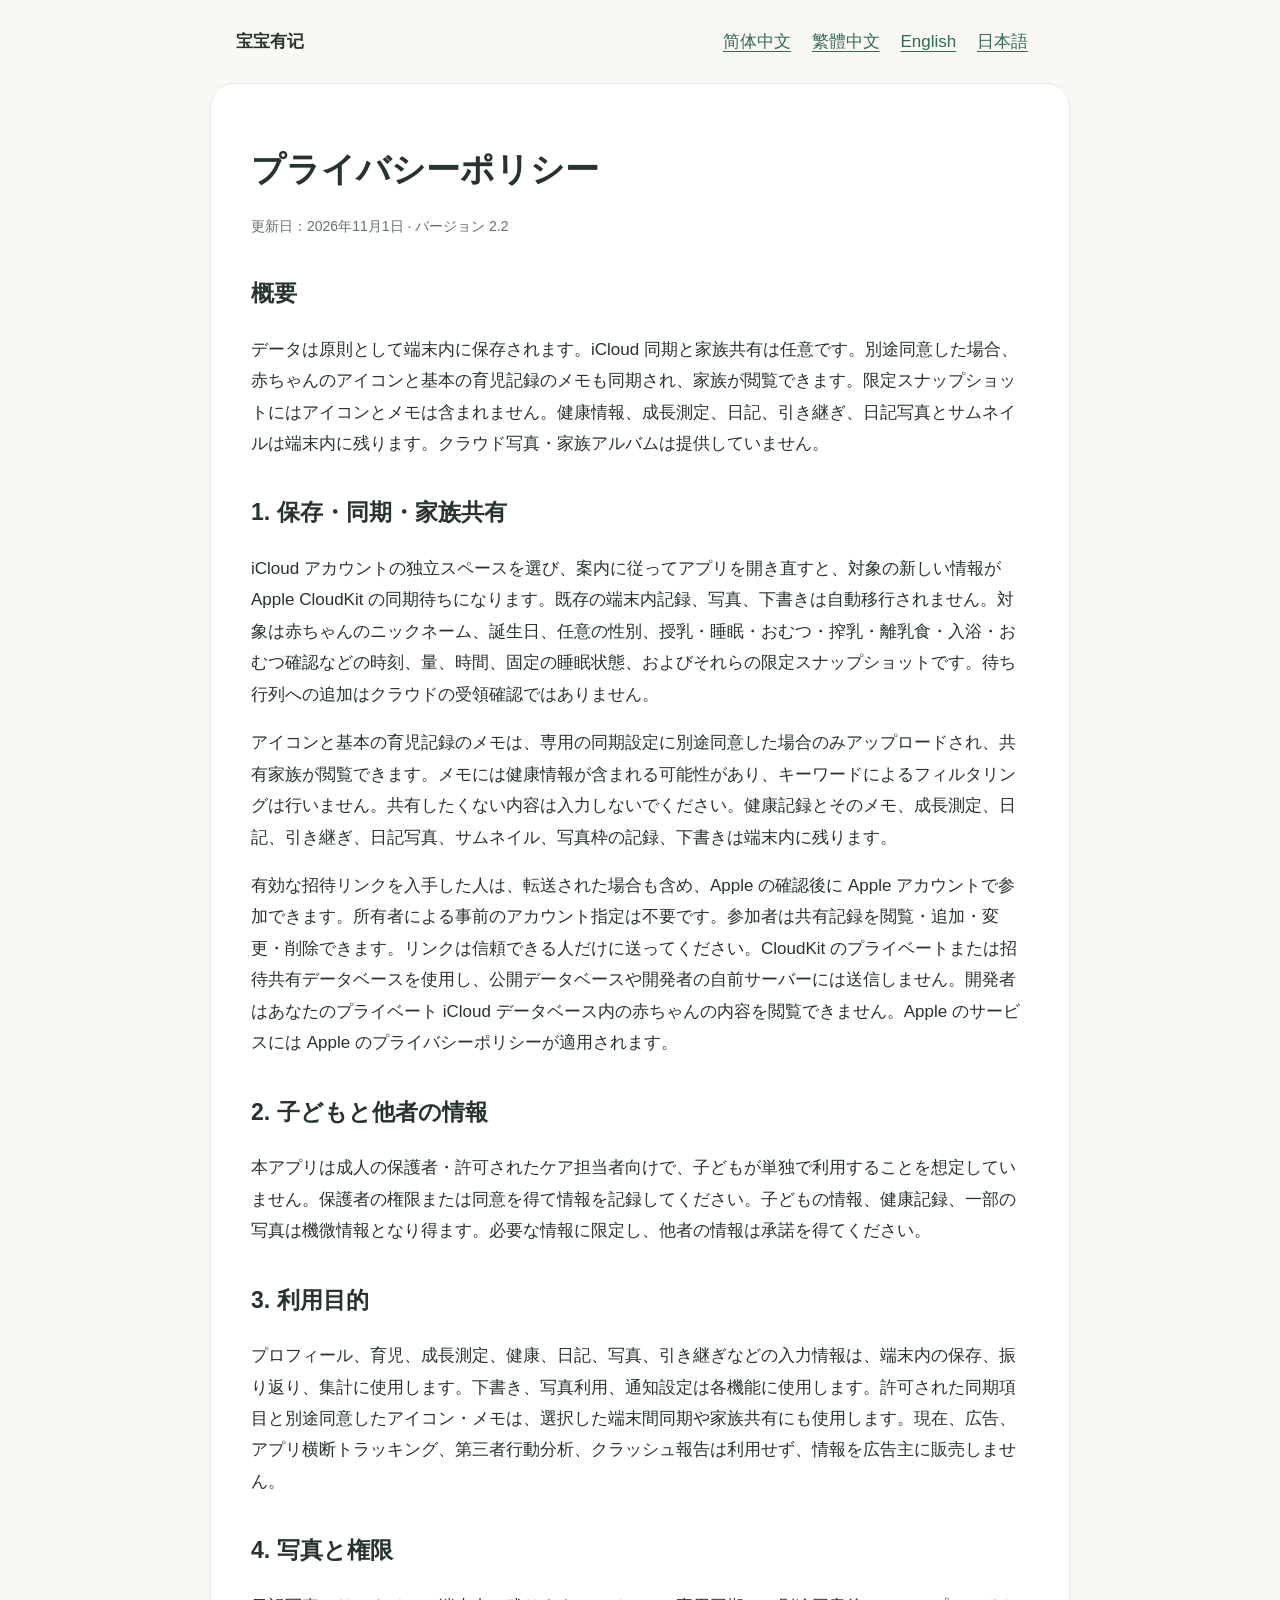
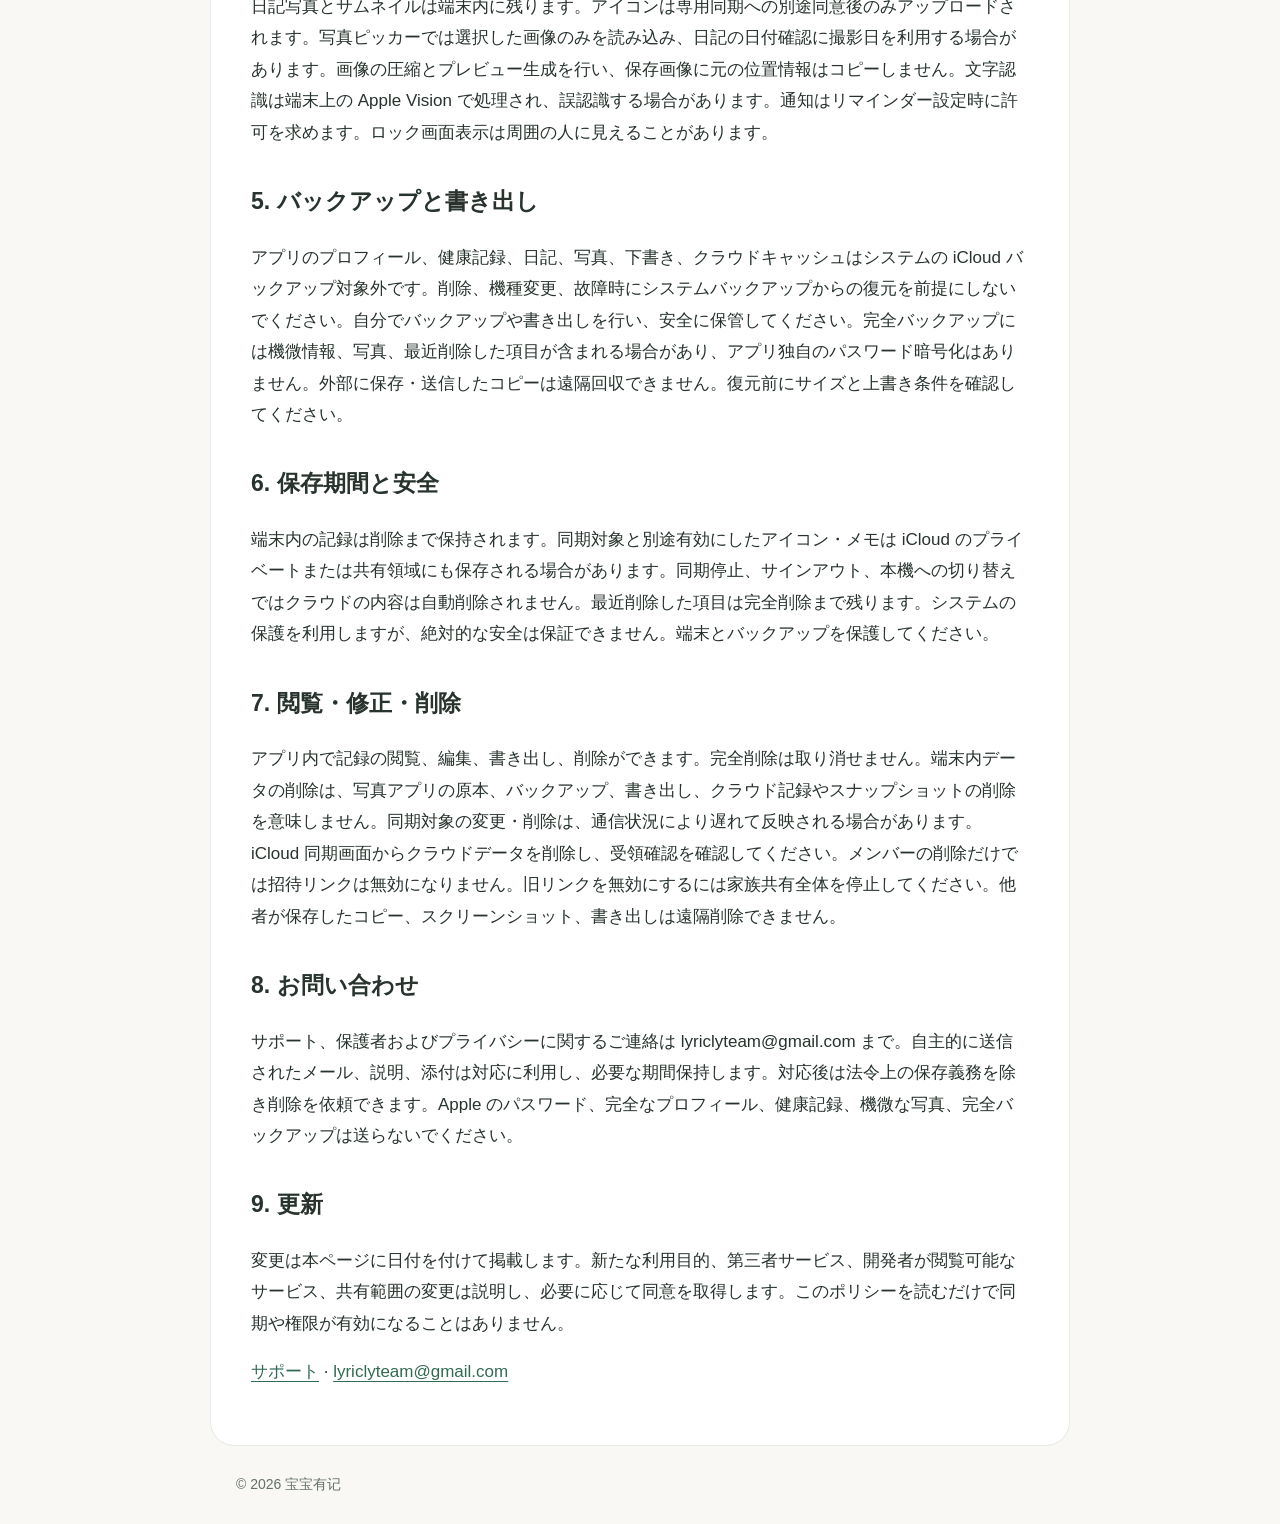
<file: ja/privacy.html>
<!doctype html><html lang="ja"><head><meta charset="utf-8"><meta name="viewport" content="width=device-width,initial-scale=1"><title>プライバシーポリシー · 宝宝有记</title><link rel="stylesheet" href="../style.css"></head><body><header><strong>宝宝有记</strong><nav aria-label="言語"><a href="../privacy.html?lang=zh-Hans">简体中文</a> <a href="../zh-Hant/privacy.html">繁體中文</a> <a href="../en/privacy.html">English</a> <a href="../ja/privacy.html">日本語</a></nav></header><main><h1>プライバシーポリシー</h1><p class="meta">更新日：2026年11月1日 · バージョン 2.2</p><section><h2>概要</h2><p>データは原則として端末内に保存されます。iCloud 同期と家族共有は任意です。別途同意した場合、赤ちゃんのアイコンと基本の育児記録のメモも同期され、家族が閲覧できます。限定スナップショットにはアイコンとメモは含まれません。健康情報、成長測定、日記、引き継ぎ、日記写真とサムネイルは端末内に残ります。クラウド写真・家族アルバムは提供していません。</p></section><section><h2>1. 保存・同期・家族共有</h2><p>iCloud アカウントの独立スペースを選び、案内に従ってアプリを開き直すと、対象の新しい情報が Apple CloudKit の同期待ちになります。既存の端末内記録、写真、下書きは自動移行されません。対象は赤ちゃんのニックネーム、誕生日、任意の性別、授乳・睡眠・おむつ・搾乳・離乳食・入浴・おむつ確認などの時刻、量、時間、固定の睡眠状態、およびそれらの限定スナップショットです。待ち行列への追加はクラウドの受領確認ではありません。</p><p>アイコンと基本の育児記録のメモは、専用の同期設定に別途同意した場合のみアップロードされ、共有家族が閲覧できます。メモには健康情報が含まれる可能性があり、キーワードによるフィルタリングは行いません。共有したくない内容は入力しないでください。健康記録とそのメモ、成長測定、日記、引き継ぎ、日記写真、サムネイル、写真枠の記録、下書きは端末内に残ります。</p><p>有効な招待リンクを入手した人は、転送された場合も含め、Apple の確認後に Apple アカウントで参加できます。所有者による事前のアカウント指定は不要です。参加者は共有記録を閲覧・追加・変更・削除できます。リンクは信頼できる人だけに送ってください。CloudKit のプライベートまたは招待共有データベースを使用し、公開データベースや開発者の自前サーバーには送信しません。開発者はあなたのプライベート iCloud データベース内の赤ちゃんの内容を閲覧できません。Apple のサービスには Apple のプライバシーポリシーが適用されます。</p></section><section><h2>2. 子どもと他者の情報</h2><p>本アプリは成人の保護者・許可されたケア担当者向けで、子どもが単独で利用することを想定していません。保護者の権限または同意を得て情報を記録してください。子どもの情報、健康記録、一部の写真は機微情報となり得ます。必要な情報に限定し、他者の情報は承諾を得てください。</p></section><section><h2>3. 利用目的</h2><p>プロフィール、育児、成長測定、健康、日記、写真、引き継ぎなどの入力情報は、端末内の保存、振り返り、集計に使用します。下書き、写真利用、通知設定は各機能に使用します。許可された同期項目と別途同意したアイコン・メモは、選択した端末間同期や家族共有にも使用します。現在、広告、アプリ横断トラッキング、第三者行動分析、クラッシュ報告は利用せず、情報を広告主に販売しません。</p></section><section><h2>4. 写真と権限</h2><p>日記写真とサムネイルは端末内に残ります。アイコンは専用同期への別途同意後のみアップロードされます。写真ピッカーでは選択した画像のみを読み込み、日記の日付確認に撮影日を利用する場合があります。画像の圧縮とプレビュー生成を行い、保存画像に元の位置情報はコピーしません。文字認識は端末上の Apple Vision で処理され、誤認識する場合があります。通知はリマインダー設定時に許可を求めます。ロック画面表示は周囲の人に見えることがあります。</p></section><section><h2>5. バックアップと書き出し</h2><p>アプリのプロフィール、健康記録、日記、写真、下書き、クラウドキャッシュはシステムの iCloud バックアップ対象外です。削除、機種変更、故障時にシステムバックアップからの復元を前提にしないでください。自分でバックアップや書き出しを行い、安全に保管してください。完全バックアップには機微情報、写真、最近削除した項目が含まれる場合があり、アプリ独自のパスワード暗号化はありません。外部に保存・送信したコピーは遠隔回収できません。復元前にサイズと上書き条件を確認してください。</p></section><section><h2>6. 保存期間と安全</h2><p>端末内の記録は削除まで保持されます。同期対象と別途有効にしたアイコン・メモは iCloud のプライベートまたは共有領域にも保存される場合があります。同期停止、サインアウト、本機への切り替えではクラウドの内容は自動削除されません。最近削除した項目は完全削除まで残ります。システムの保護を利用しますが、絶対的な安全は保証できません。端末とバックアップを保護してください。</p></section><section><h2>7. 閲覧・修正・削除</h2><p>アプリ内で記録の閲覧、編集、書き出し、削除ができます。完全削除は取り消せません。端末内データの削除は、写真アプリの原本、バックアップ、書き出し、クラウド記録やスナップショットの削除を意味しません。同期対象の変更・削除は、通信状況により遅れて反映される場合があります。iCloud 同期画面からクラウドデータを削除し、受領確認を確認してください。メンバーの削除だけでは招待リンクは無効になりません。旧リンクを無効にするには家族共有全体を停止してください。他者が保存したコピー、スクリーンショット、書き出しは遠隔削除できません。</p></section><section><h2>8. お問い合わせ</h2><p>サポート、保護者およびプライバシーに関するご連絡は lyriclyteam@gmail.com まで。自主的に送信されたメール、説明、添付は対応に利用し、必要な期間保持します。対応後は法令上の保存義務を除き削除を依頼できます。Apple のパスワード、完全なプロフィール、健康記録、機微な写真、完全バックアップは送らないでください。</p></section><section><h2>9. 更新</h2><p>変更は本ページに日付を付けて掲載します。新たな利用目的、第三者サービス、開発者が閲覧可能なサービス、共有範囲の変更は説明し、必要に応じて同意を取得します。このポリシーを読むだけで同期や権限が有効になることはありません。</p></section><p><a href="support.html">サポート</a> · <a href="mailto:lyriclyteam@gmail.com">lyriclyteam@gmail.com</a></p></main><footer>© 2026 宝宝有记</footer></body></html>
</file>
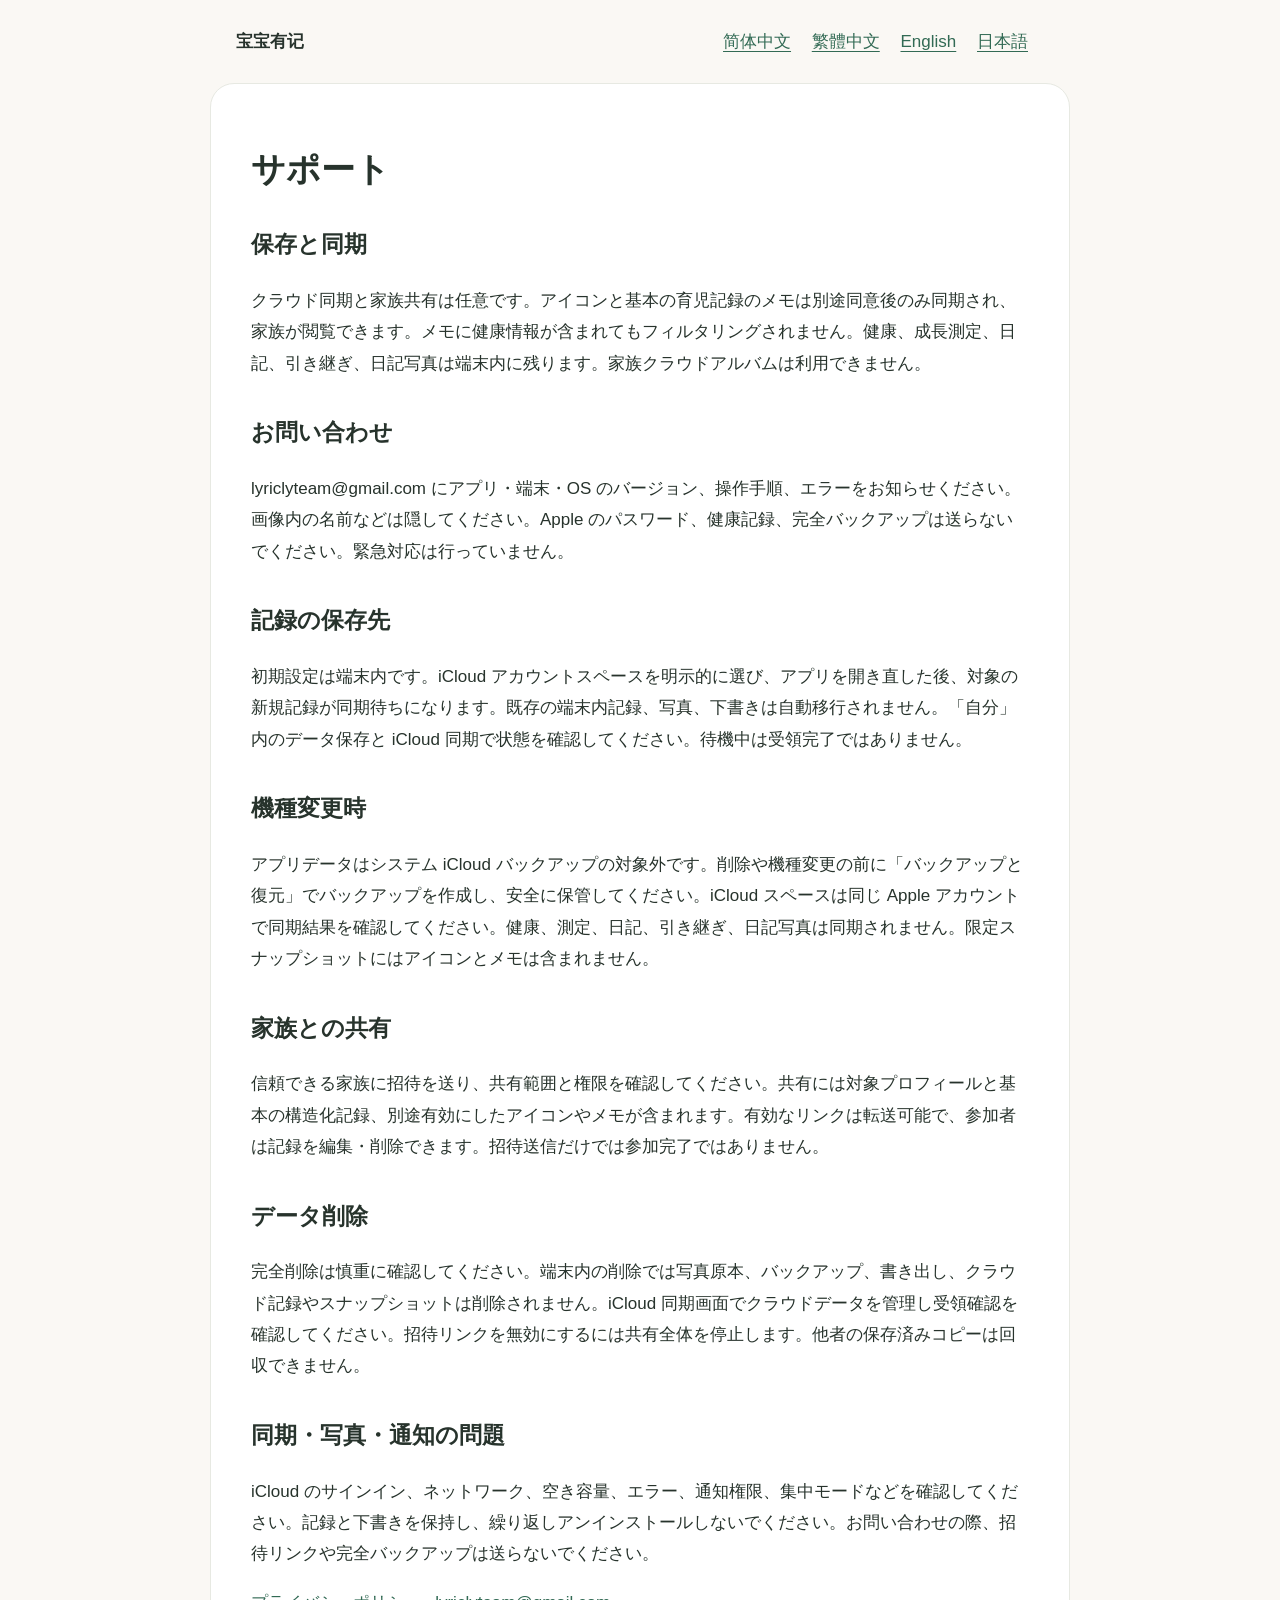
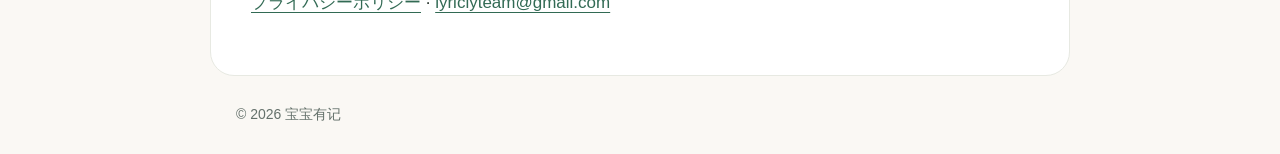
<file: ja/support.html>
<!doctype html><html lang="ja"><head><meta charset="utf-8"><meta name="viewport" content="width=device-width,initial-scale=1"><title>サポート · 宝宝有记</title><link rel="stylesheet" href="../style.css"></head><body><header><strong>宝宝有记</strong><nav aria-label="言語"><a href="../support.html?lang=zh-Hans">简体中文</a> <a href="../zh-Hant/support.html">繁體中文</a> <a href="../en/support.html">English</a> <a href="../ja/support.html">日本語</a></nav></header><main><h1>サポート</h1><p class="meta"></p><section><h2>保存と同期</h2><p>クラウド同期と家族共有は任意です。アイコンと基本の育児記録のメモは別途同意後のみ同期され、家族が閲覧できます。メモに健康情報が含まれてもフィルタリングされません。健康、成長測定、日記、引き継ぎ、日記写真は端末内に残ります。家族クラウドアルバムは利用できません。</p></section><section><h2>お問い合わせ</h2><p>lyriclyteam@gmail.com にアプリ・端末・OS のバージョン、操作手順、エラーをお知らせください。画像内の名前などは隠してください。Apple のパスワード、健康記録、完全バックアップは送らないでください。緊急対応は行っていません。</p></section><section><h2>記録の保存先</h2><p>初期設定は端末内です。iCloud アカウントスペースを明示的に選び、アプリを開き直した後、対象の新規記録が同期待ちになります。既存の端末内記録、写真、下書きは自動移行されません。「自分」内のデータ保存と iCloud 同期で状態を確認してください。待機中は受領完了ではありません。</p></section><section><h2>機種変更時</h2><p>アプリデータはシステム iCloud バックアップの対象外です。削除や機種変更の前に「バックアップと復元」でバックアップを作成し、安全に保管してください。iCloud スペースは同じ Apple アカウントで同期結果を確認してください。健康、測定、日記、引き継ぎ、日記写真は同期されません。限定スナップショットにはアイコンとメモは含まれません。</p></section><section><h2>家族との共有</h2><p>信頼できる家族に招待を送り、共有範囲と権限を確認してください。共有には対象プロフィールと基本の構造化記録、別途有効にしたアイコンやメモが含まれます。有効なリンクは転送可能で、参加者は記録を編集・削除できます。招待送信だけでは参加完了ではありません。</p></section><section><h2>データ削除</h2><p>完全削除は慎重に確認してください。端末内の削除では写真原本、バックアップ、書き出し、クラウド記録やスナップショットは削除されません。iCloud 同期画面でクラウドデータを管理し受領確認を確認してください。招待リンクを無効にするには共有全体を停止します。他者の保存済みコピーは回収できません。</p></section><section><h2>同期・写真・通知の問題</h2><p>iCloud のサインイン、ネットワーク、空き容量、エラー、通知権限、集中モードなどを確認してください。記録と下書きを保持し、繰り返しアンインストールしないでください。お問い合わせの際、招待リンクや完全バックアップは送らないでください。</p></section><p><a href="privacy.html">プライバシーポリシー</a> · <a href="mailto:lyriclyteam@gmail.com">lyriclyteam@gmail.com</a></p></main><footer>© 2026 宝宝有记</footer></body></html>
</file>
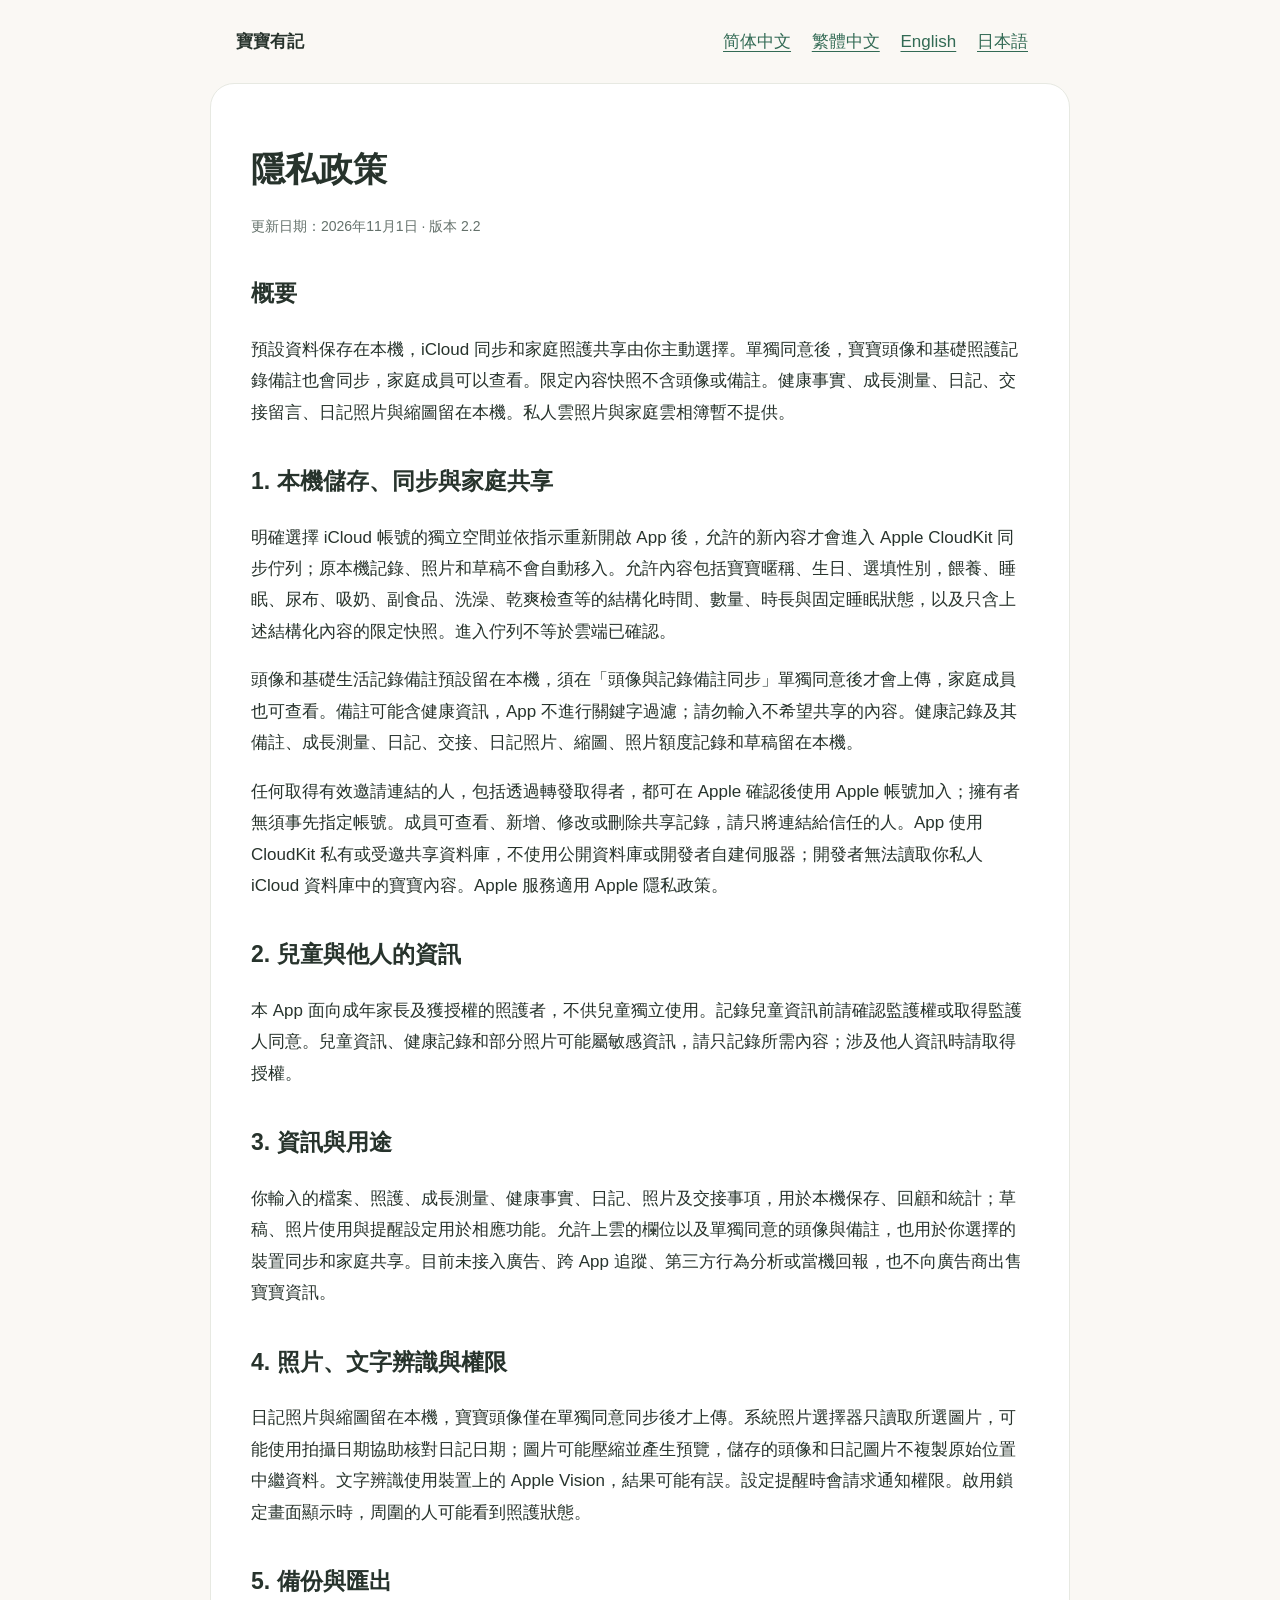
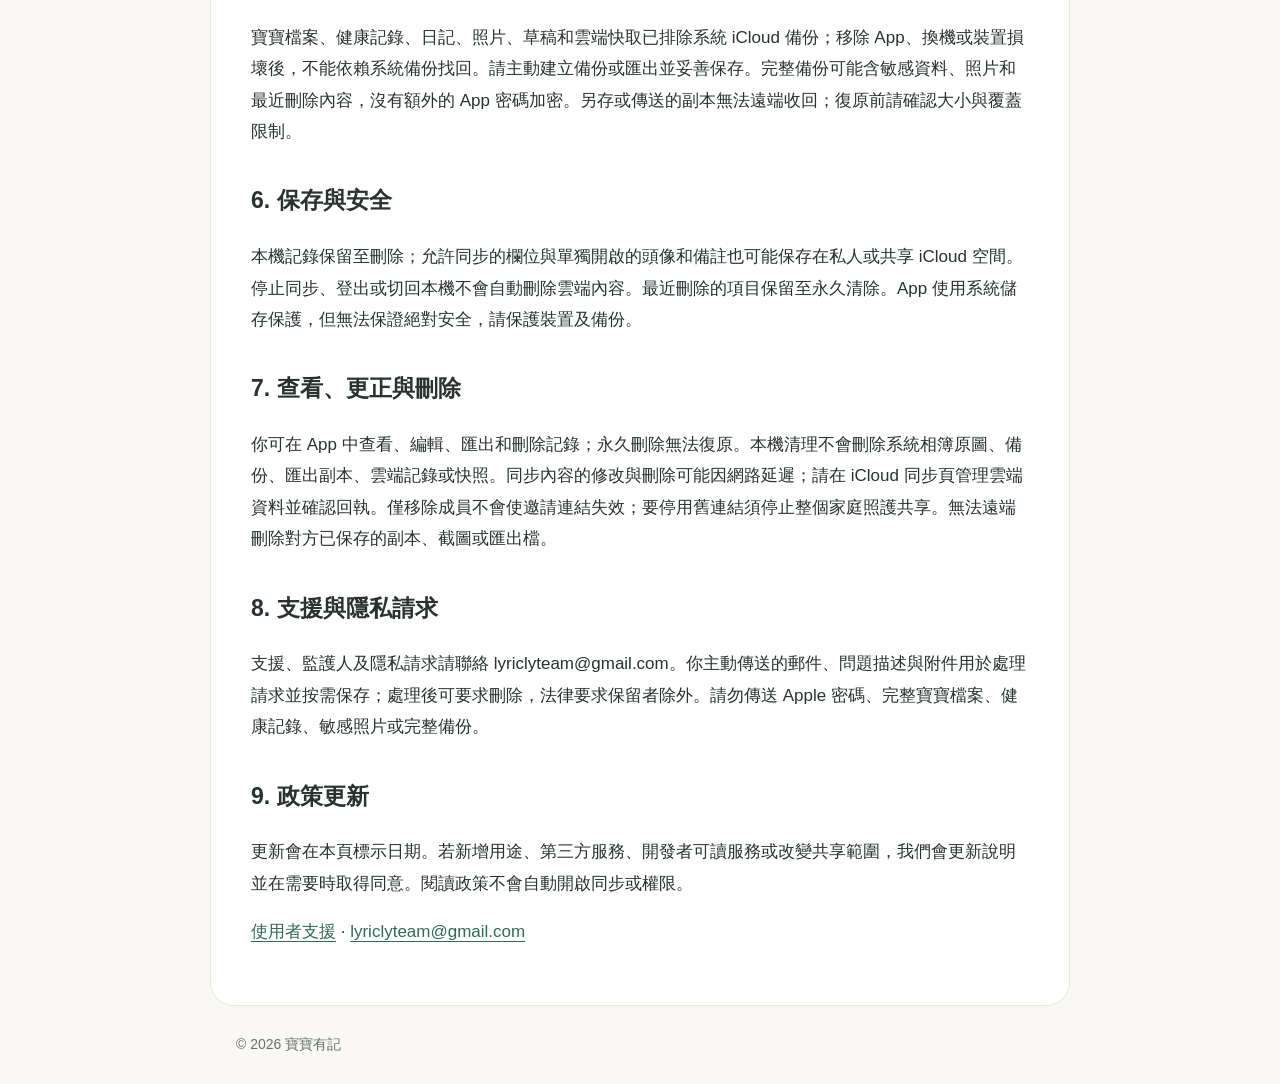
<file: zh-Hant/privacy.html>
<!doctype html><html lang="zh-Hant"><head><meta charset="utf-8"><meta name="viewport" content="width=device-width,initial-scale=1"><title>隱私政策 · 寶寶有記</title><link rel="stylesheet" href="../style.css"></head><body><header><strong>寶寶有記</strong><nav aria-label="語言"><a href="../privacy.html?lang=zh-Hans">简体中文</a> <a href="../zh-Hant/privacy.html">繁體中文</a> <a href="../en/privacy.html">English</a> <a href="../ja/privacy.html">日本語</a></nav></header><main><h1>隱私政策</h1><p class="meta">更新日期：2026年11月1日 · 版本 2.2</p><section><h2>概要</h2><p>預設資料保存在本機，iCloud 同步和家庭照護共享由你主動選擇。單獨同意後，寶寶頭像和基礎照護記錄備註也會同步，家庭成員可以查看。限定內容快照不含頭像或備註。健康事實、成長測量、日記、交接留言、日記照片與縮圖留在本機。私人雲照片與家庭雲相簿暫不提供。</p></section><section><h2>1. 本機儲存、同步與家庭共享</h2><p>明確選擇 iCloud 帳號的獨立空間並依指示重新開啟 App 後，允許的新內容才會進入 Apple CloudKit 同步佇列；原本機記錄、照片和草稿不會自動移入。允許內容包括寶寶暱稱、生日、選填性別，餵養、睡眠、尿布、吸奶、副食品、洗澡、乾爽檢查等的結構化時間、數量、時長與固定睡眠狀態，以及只含上述結構化內容的限定快照。進入佇列不等於雲端已確認。</p><p>頭像和基礎生活記錄備註預設留在本機，須在「頭像與記錄備註同步」單獨同意後才會上傳，家庭成員也可查看。備註可能含健康資訊，App 不進行關鍵字過濾；請勿輸入不希望共享的內容。健康記錄及其備註、成長測量、日記、交接、日記照片、縮圖、照片額度記錄和草稿留在本機。</p><p>任何取得有效邀請連結的人，包括透過轉發取得者，都可在 Apple 確認後使用 Apple 帳號加入；擁有者無須事先指定帳號。成員可查看、新增、修改或刪除共享記錄，請只將連結給信任的人。App 使用 CloudKit 私有或受邀共享資料庫，不使用公開資料庫或開發者自建伺服器；開發者無法讀取你私人 iCloud 資料庫中的寶寶內容。Apple 服務適用 Apple 隱私政策。</p></section><section><h2>2. 兒童與他人的資訊</h2><p>本 App 面向成年家長及獲授權的照護者，不供兒童獨立使用。記錄兒童資訊前請確認監護權或取得監護人同意。兒童資訊、健康記錄和部分照片可能屬敏感資訊，請只記錄所需內容；涉及他人資訊時請取得授權。</p></section><section><h2>3. 資訊與用途</h2><p>你輸入的檔案、照護、成長測量、健康事實、日記、照片及交接事項，用於本機保存、回顧和統計；草稿、照片使用與提醒設定用於相應功能。允許上雲的欄位以及單獨同意的頭像與備註，也用於你選擇的裝置同步和家庭共享。目前未接入廣告、跨 App 追蹤、第三方行為分析或當機回報，也不向廣告商出售寶寶資訊。</p></section><section><h2>4. 照片、文字辨識與權限</h2><p>日記照片與縮圖留在本機，寶寶頭像僅在單獨同意同步後才上傳。系統照片選擇器只讀取所選圖片，可能使用拍攝日期協助核對日記日期；圖片可能壓縮並產生預覽，儲存的頭像和日記圖片不複製原始位置中繼資料。文字辨識使用裝置上的 Apple Vision，結果可能有誤。設定提醒時會請求通知權限。啟用鎖定畫面顯示時，周圍的人可能看到照護狀態。</p></section><section><h2>5. 備份與匯出</h2><p>寶寶檔案、健康記錄、日記、照片、草稿和雲端快取已排除系統 iCloud 備份；移除 App、換機或裝置損壞後，不能依賴系統備份找回。請主動建立備份或匯出並妥善保存。完整備份可能含敏感資料、照片和最近刪除內容，沒有額外的 App 密碼加密。另存或傳送的副本無法遠端收回；復原前請確認大小與覆蓋限制。</p></section><section><h2>6. 保存與安全</h2><p>本機記錄保留至刪除；允許同步的欄位與單獨開啟的頭像和備註也可能保存在私人或共享 iCloud 空間。停止同步、登出或切回本機不會自動刪除雲端內容。最近刪除的項目保留至永久清除。App 使用系統儲存保護，但無法保證絕對安全，請保護裝置及備份。</p></section><section><h2>7. 查看、更正與刪除</h2><p>你可在 App 中查看、編輯、匯出和刪除記錄；永久刪除無法復原。本機清理不會刪除系統相簿原圖、備份、匯出副本、雲端記錄或快照。同步內容的修改與刪除可能因網路延遲；請在 iCloud 同步頁管理雲端資料並確認回執。僅移除成員不會使邀請連結失效；要停用舊連結須停止整個家庭照護共享。無法遠端刪除對方已保存的副本、截圖或匯出檔。</p></section><section><h2>8. 支援與隱私請求</h2><p>支援、監護人及隱私請求請聯絡 lyriclyteam@gmail.com。你主動傳送的郵件、問題描述與附件用於處理請求並按需保存；處理後可要求刪除，法律要求保留者除外。請勿傳送 Apple 密碼、完整寶寶檔案、健康記錄、敏感照片或完整備份。</p></section><section><h2>9. 政策更新</h2><p>更新會在本頁標示日期。若新增用途、第三方服務、開發者可讀服務或改變共享範圍，我們會更新說明並在需要時取得同意。閱讀政策不會自動開啟同步或權限。</p></section><p><a href="support.html">使用者支援</a> · <a href="mailto:lyriclyteam@gmail.com">lyriclyteam@gmail.com</a></p></main><footer>© 2026 寶寶有記</footer></body></html>
</file>
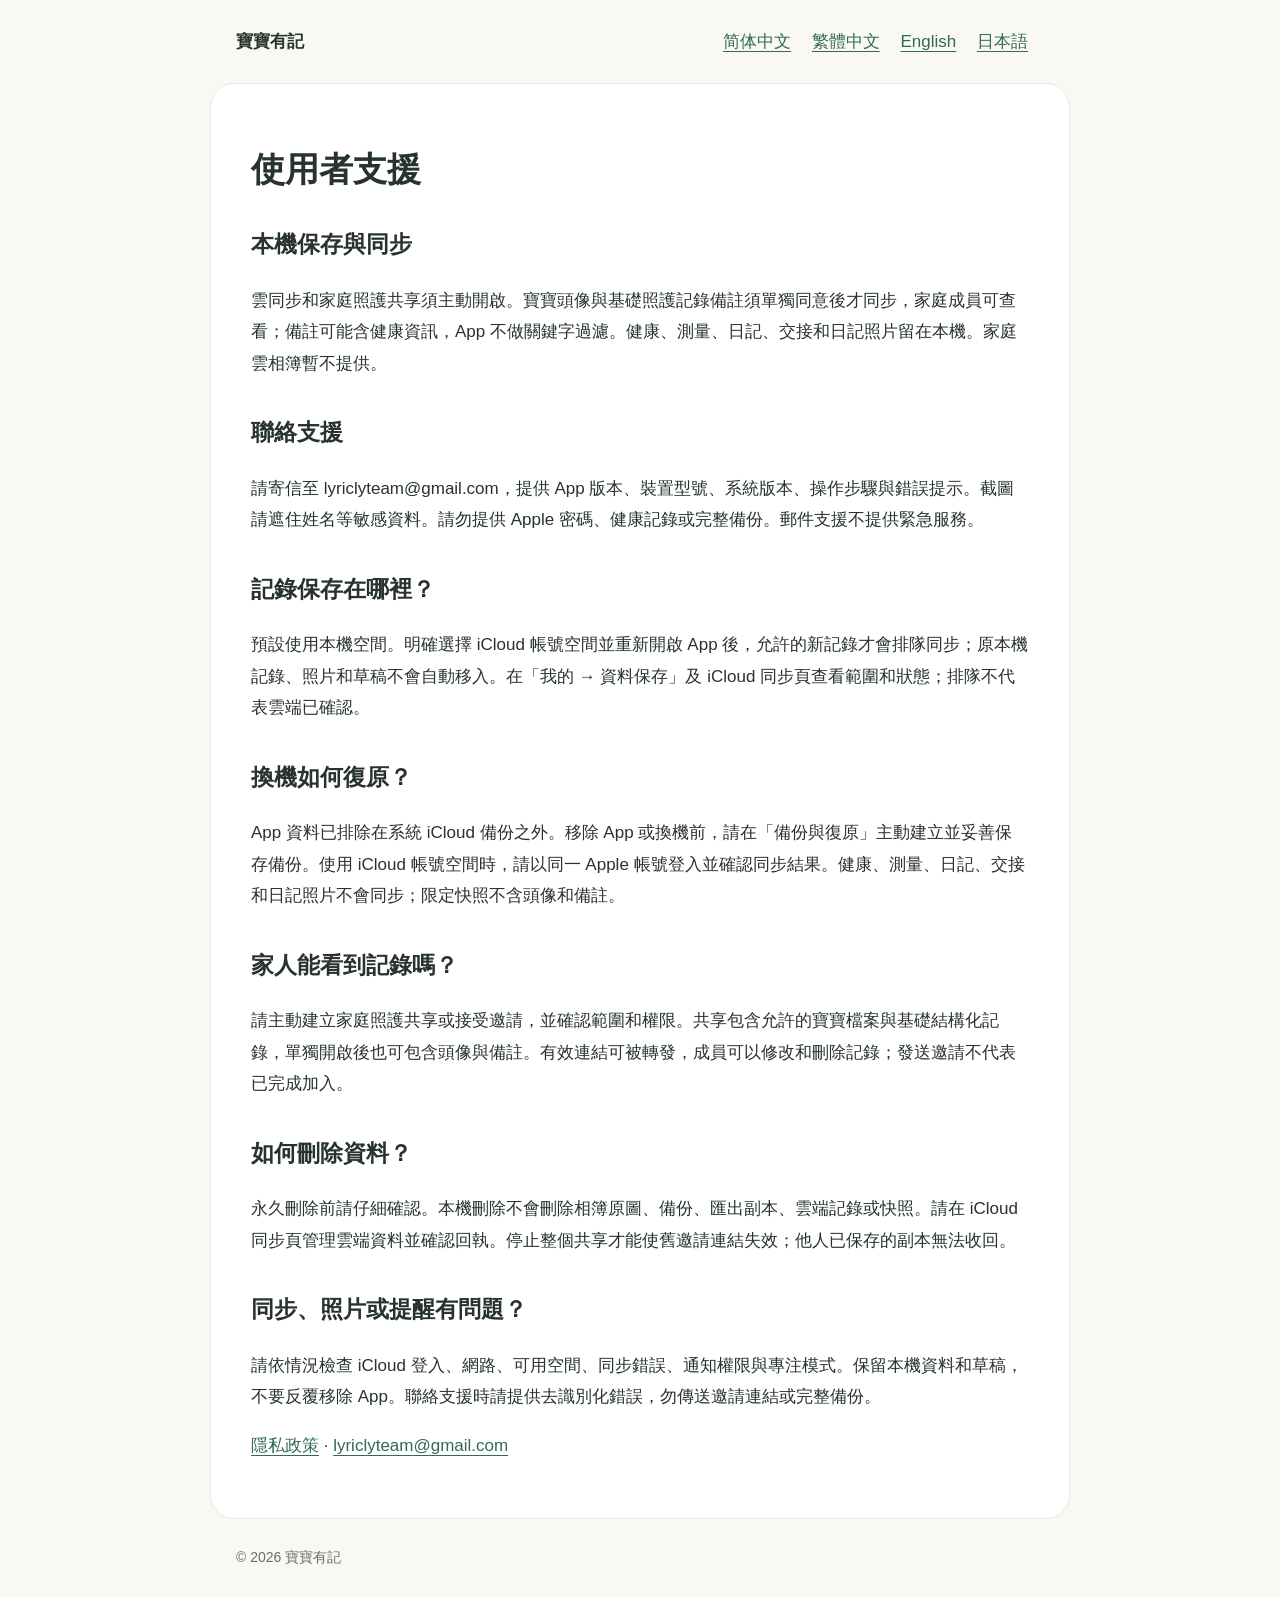
<file: zh-Hant/support.html>
<!doctype html><html lang="zh-Hant"><head><meta charset="utf-8"><meta name="viewport" content="width=device-width,initial-scale=1"><title>使用者支援 · 寶寶有記</title><link rel="stylesheet" href="../style.css"></head><body><header><strong>寶寶有記</strong><nav aria-label="語言"><a href="../support.html?lang=zh-Hans">简体中文</a> <a href="../zh-Hant/support.html">繁體中文</a> <a href="../en/support.html">English</a> <a href="../ja/support.html">日本語</a></nav></header><main><h1>使用者支援</h1><p class="meta"></p><section><h2>本機保存與同步</h2><p>雲同步和家庭照護共享須主動開啟。寶寶頭像與基礎照護記錄備註須單獨同意後才同步，家庭成員可查看；備註可能含健康資訊，App 不做關鍵字過濾。健康、測量、日記、交接和日記照片留在本機。家庭雲相簿暫不提供。</p></section><section><h2>聯絡支援</h2><p>請寄信至 lyriclyteam@gmail.com，提供 App 版本、裝置型號、系統版本、操作步驟與錯誤提示。截圖請遮住姓名等敏感資料。請勿提供 Apple 密碼、健康記錄或完整備份。郵件支援不提供緊急服務。</p></section><section><h2>記錄保存在哪裡？</h2><p>預設使用本機空間。明確選擇 iCloud 帳號空間並重新開啟 App 後，允許的新記錄才會排隊同步；原本機記錄、照片和草稿不會自動移入。在「我的 → 資料保存」及 iCloud 同步頁查看範圍和狀態；排隊不代表雲端已確認。</p></section><section><h2>換機如何復原？</h2><p>App 資料已排除在系統 iCloud 備份之外。移除 App 或換機前，請在「備份與復原」主動建立並妥善保存備份。使用 iCloud 帳號空間時，請以同一 Apple 帳號登入並確認同步結果。健康、測量、日記、交接和日記照片不會同步；限定快照不含頭像和備註。</p></section><section><h2>家人能看到記錄嗎？</h2><p>請主動建立家庭照護共享或接受邀請，並確認範圍和權限。共享包含允許的寶寶檔案與基礎結構化記錄，單獨開啟後也可包含頭像與備註。有效連結可被轉發，成員可以修改和刪除記錄；發送邀請不代表已完成加入。</p></section><section><h2>如何刪除資料？</h2><p>永久刪除前請仔細確認。本機刪除不會刪除相簿原圖、備份、匯出副本、雲端記錄或快照。請在 iCloud 同步頁管理雲端資料並確認回執。停止整個共享才能使舊邀請連結失效；他人已保存的副本無法收回。</p></section><section><h2>同步、照片或提醒有問題？</h2><p>請依情況檢查 iCloud 登入、網路、可用空間、同步錯誤、通知權限與專注模式。保留本機資料和草稿，不要反覆移除 App。聯絡支援時請提供去識別化錯誤，勿傳送邀請連結或完整備份。</p></section><p><a href="privacy.html">隱私政策</a> · <a href="mailto:lyriclyteam@gmail.com">lyriclyteam@gmail.com</a></p></main><footer>© 2026 寶寶有記</footer></body></html>
</file>
<file: style.css>
*{box-sizing:border-box}body{margin:0;background:#faf8f4;color:#27332c;font:17px/1.85 -apple-system,BlinkMacSystemFont,sans-serif}header,main,footer{max-width:860px;margin:auto;padding:26px}header{display:flex;justify-content:space-between;gap:20px;flex-wrap:wrap}a{color:#326a54;text-underline-offset:4px}nav a{margin-right:16px}main{background:white;border:1px solid #e7e9e2;border-radius:24px;padding:40px}h1{font-size:34px;line-height:1.3}h2{font-size:23px;margin-top:32px}footer,.meta{font-size:14px;color:#64716b}.card{background:#f0f5ef;border-radius:16px;padding:24px}details{border-bottom:1px solid #e7e9e2;padding:18px 0}summary{font-weight:600;cursor:pointer}a:focus-visible,summary:focus-visible{outline:3px solid #326a54;outline-offset:4px}@media(max-width:600px){main{margin:0 12px;padding:24px 20px}h1{font-size:28px}}
</file>
